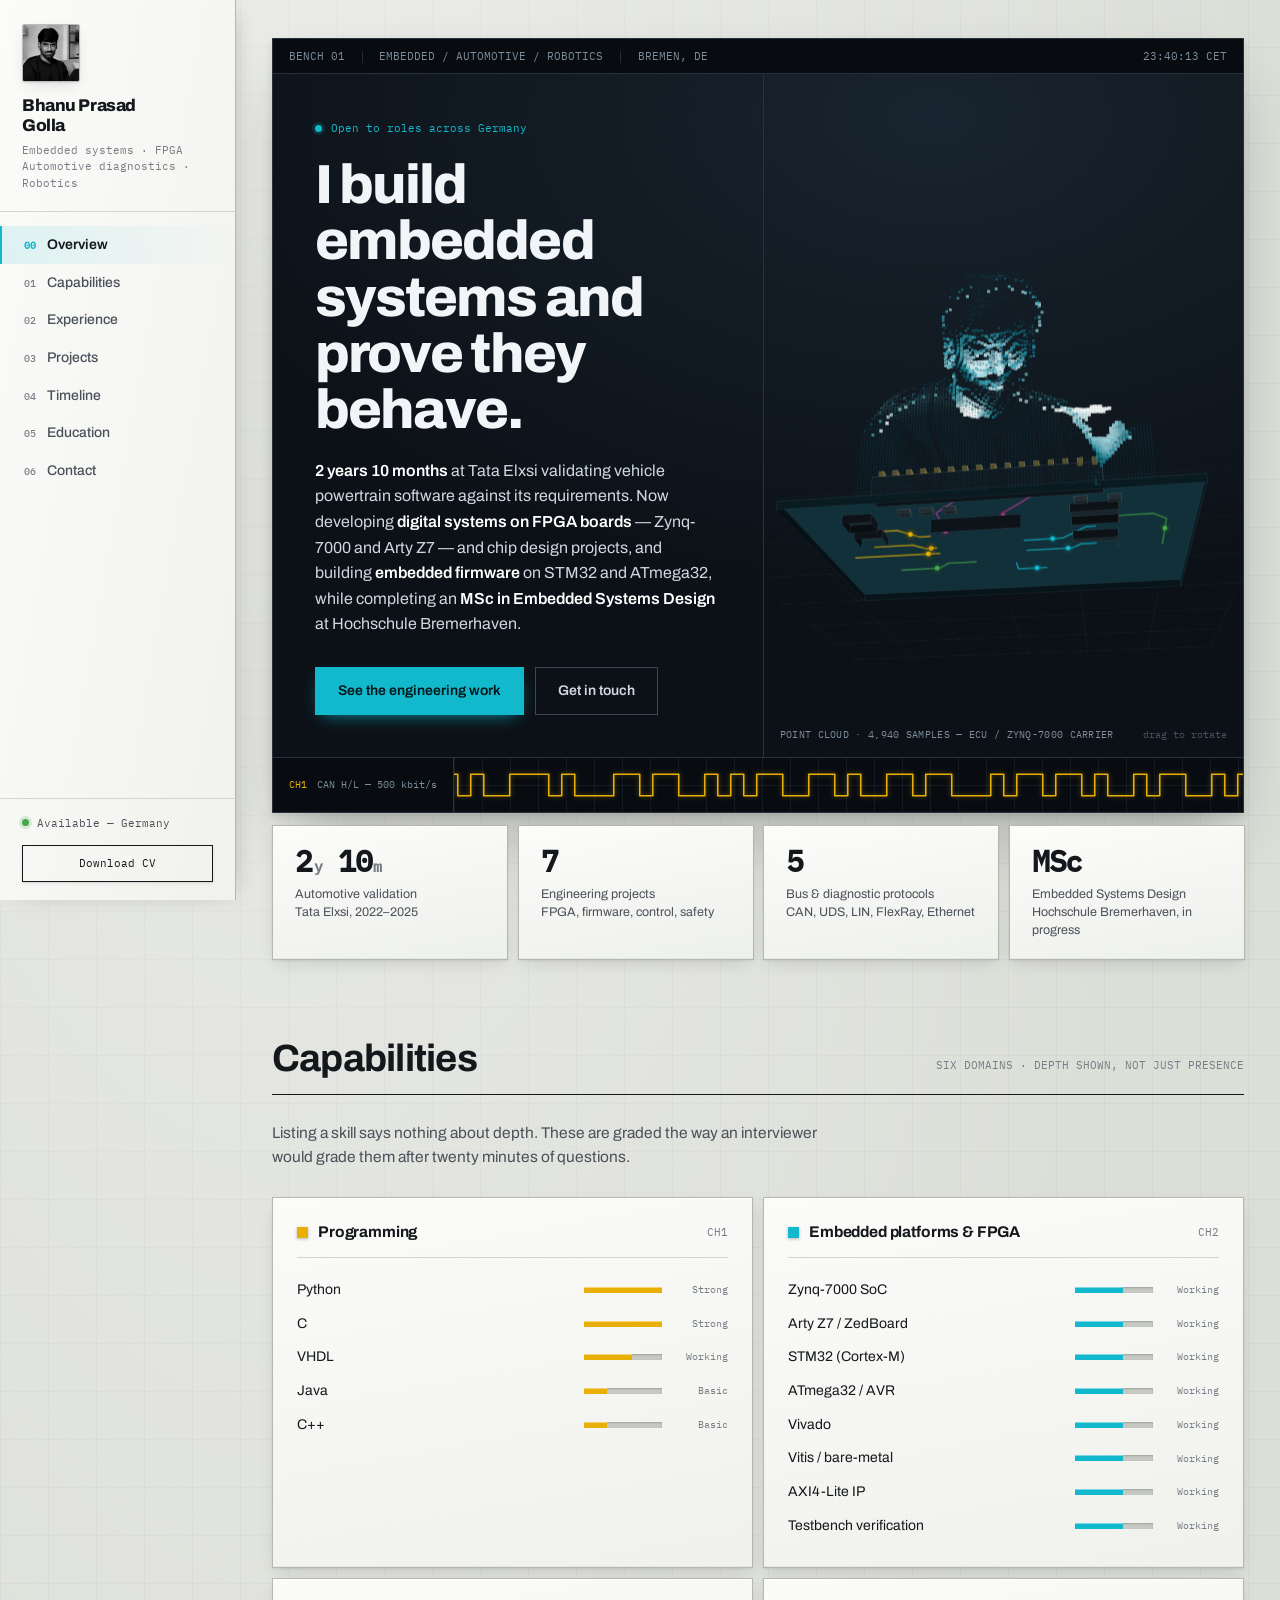
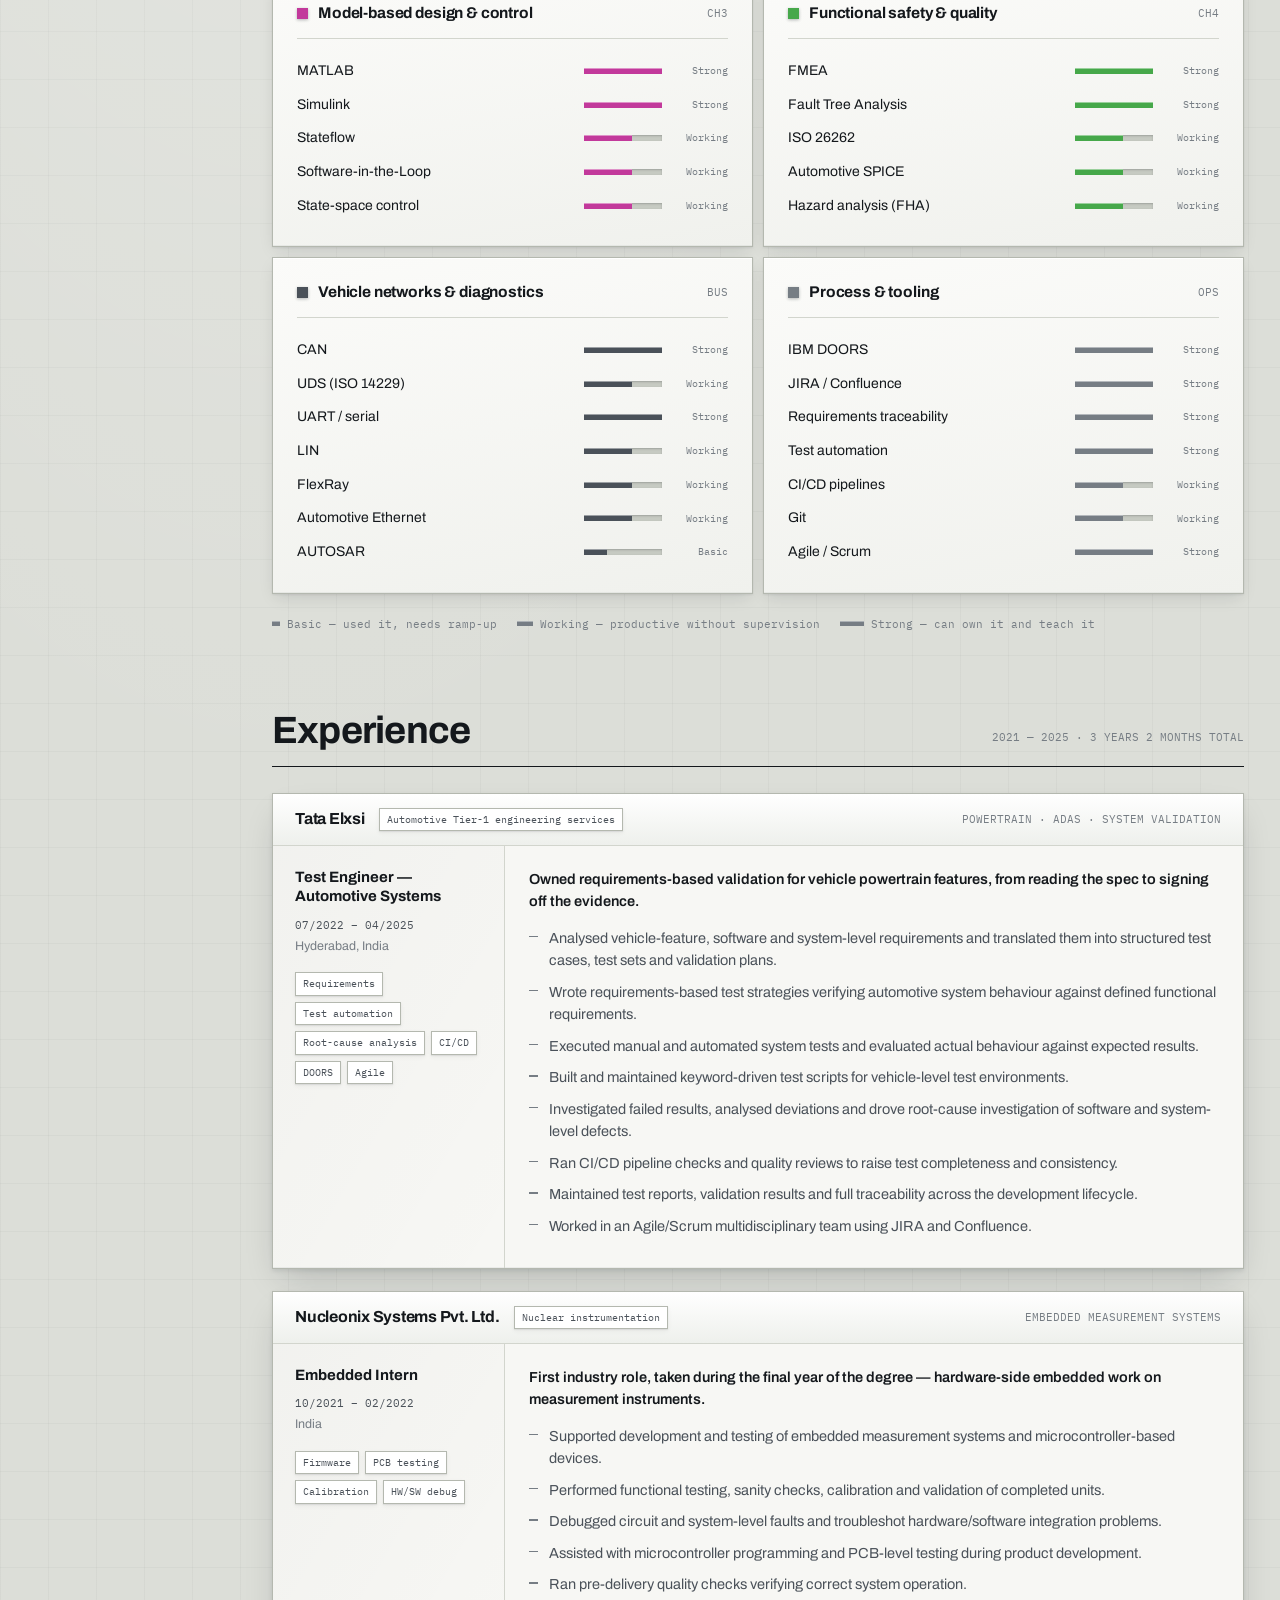
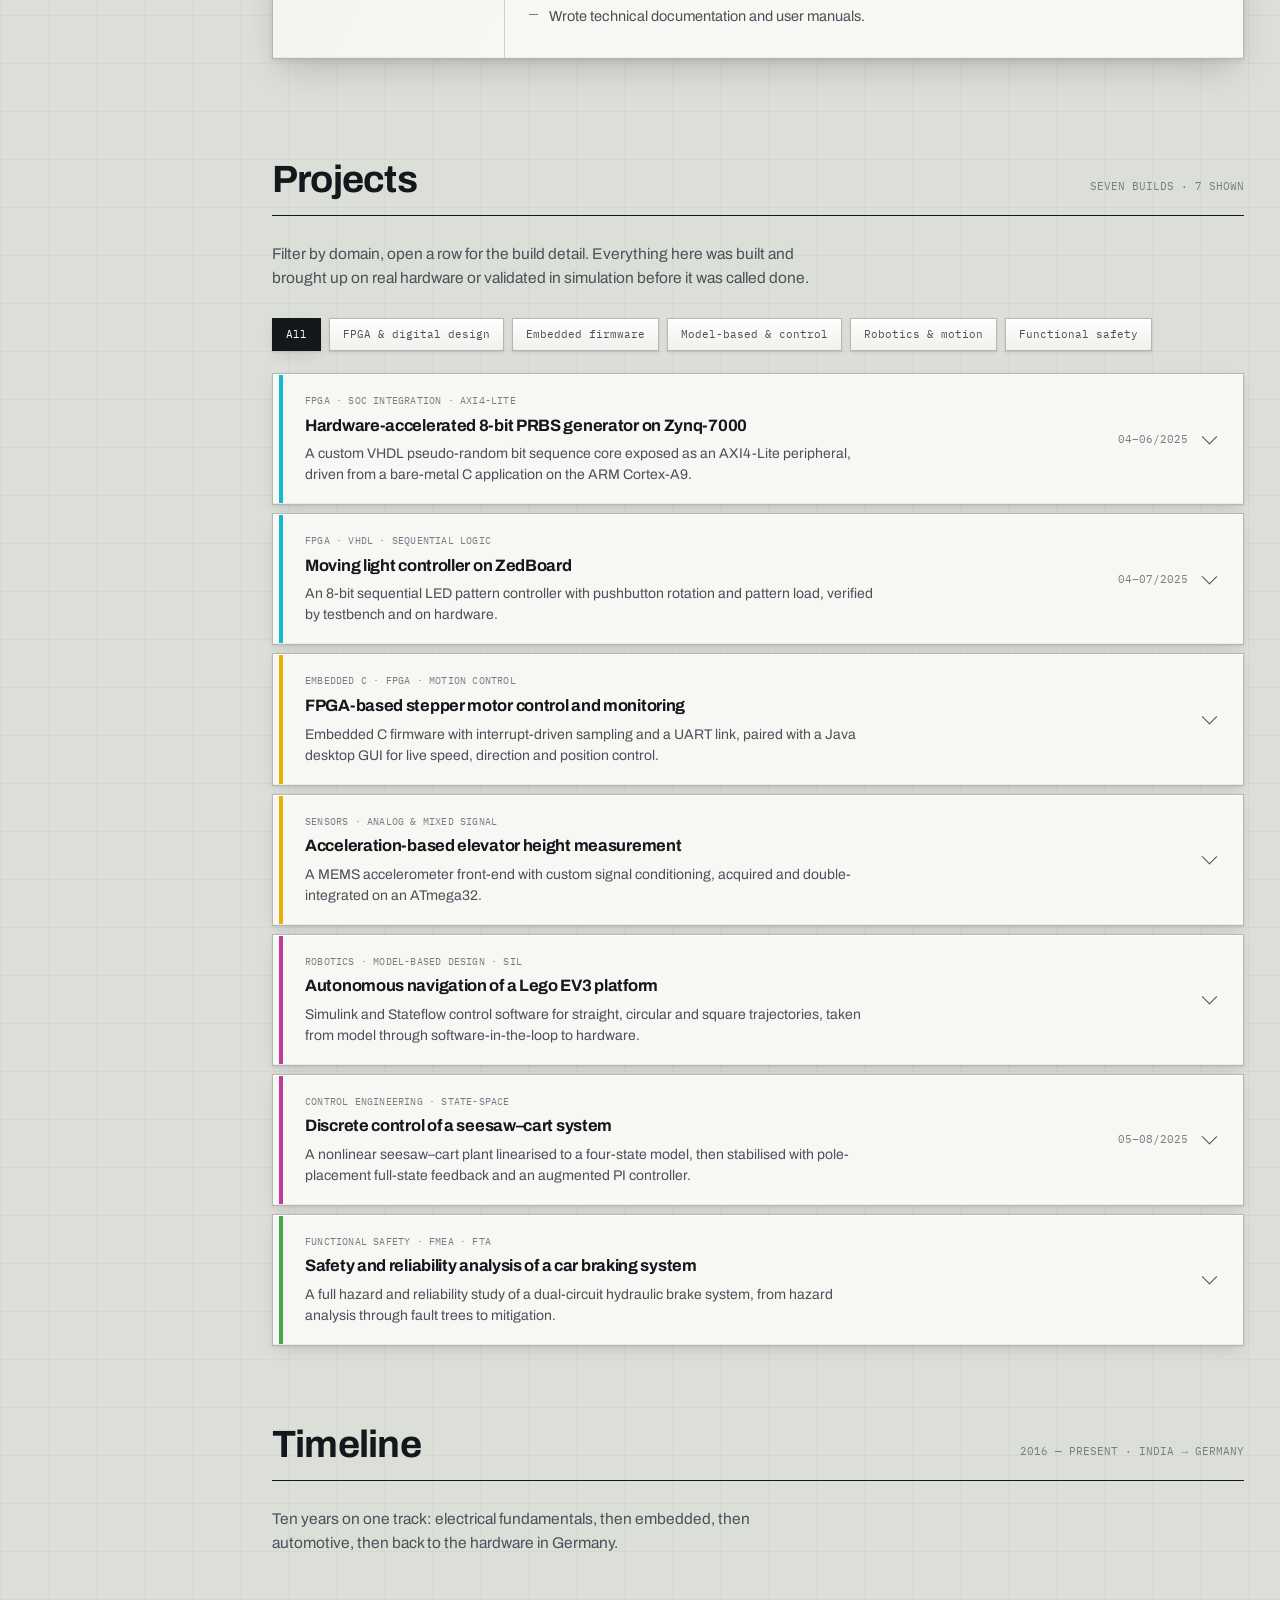
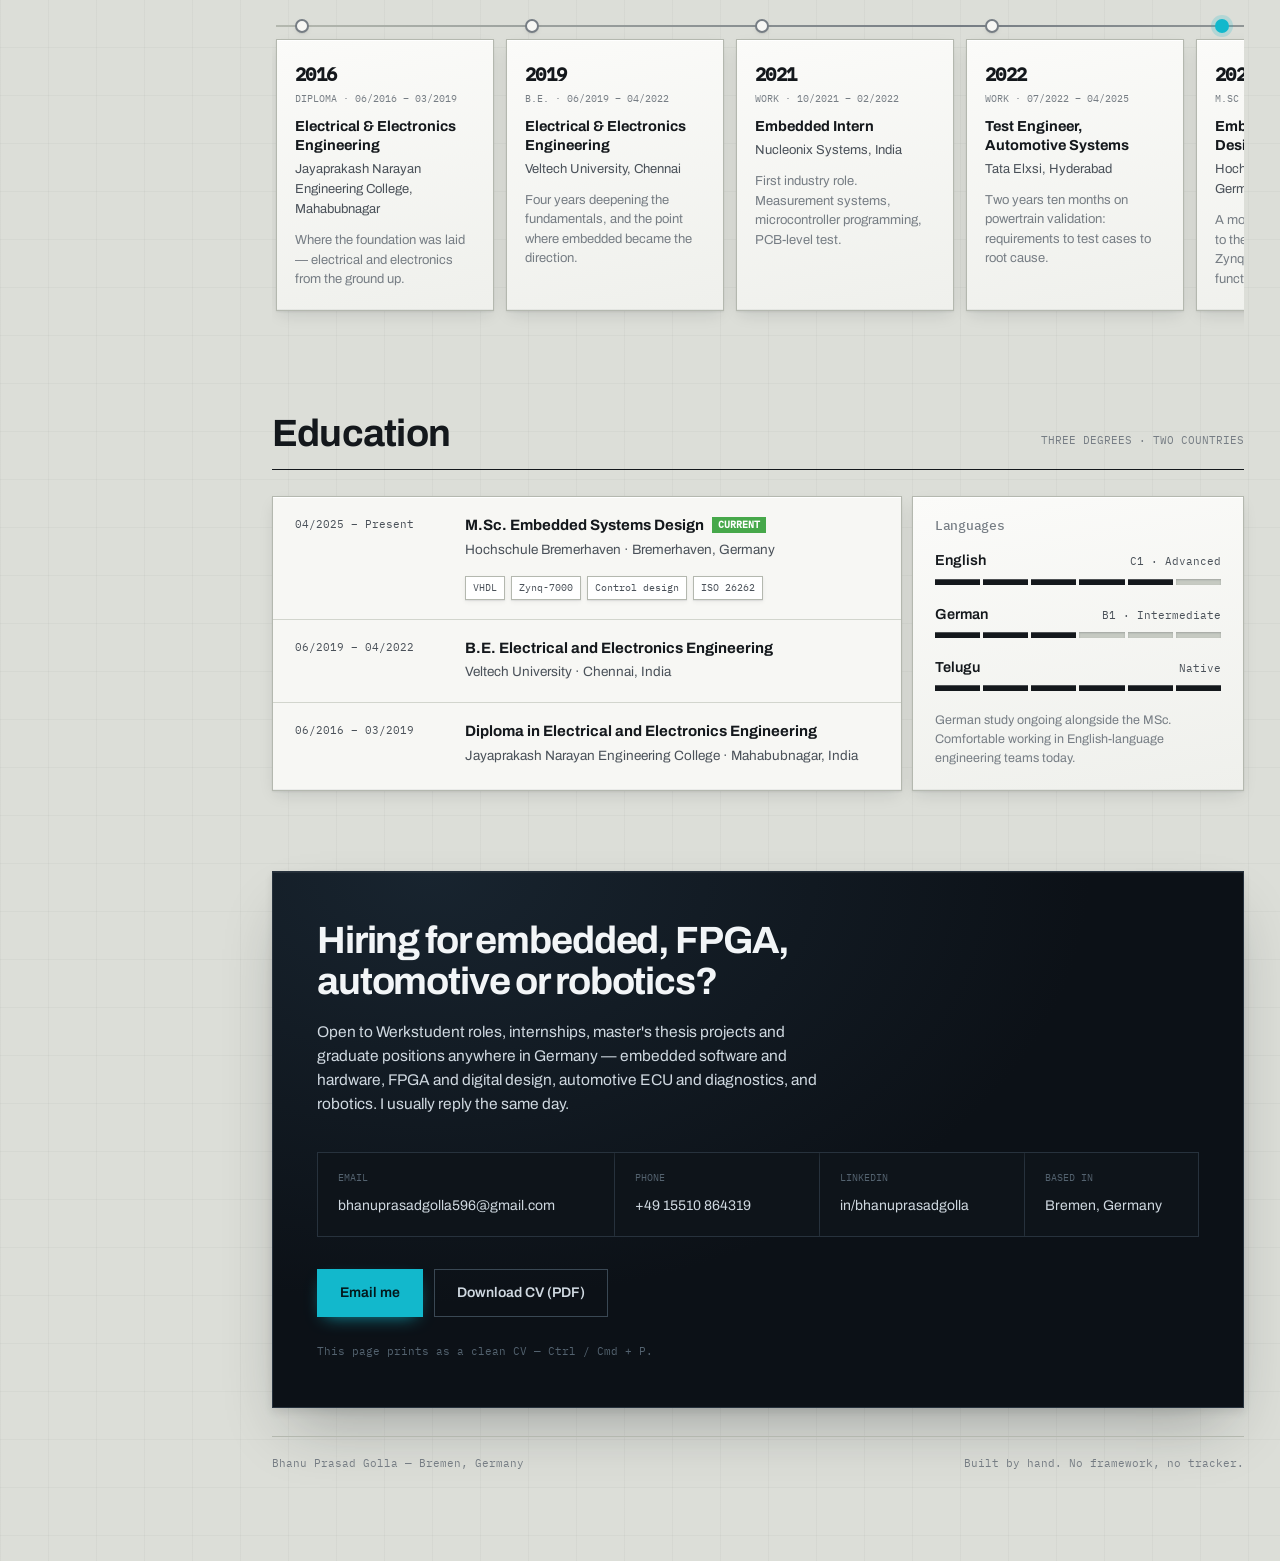
<file: index.html>
<!DOCTYPE html>
<html lang="en">
<head>
<meta charset="utf-8">
<meta name="viewport" content="width=device-width, initial-scale=1">
<title>Bhanu Prasad Golla — Embedded Systems &amp; Automotive Software Engineer</title>
<meta name="description" content="Embedded systems and automotive software engineer. Powertrain validation at Tata Elxsi, CAN and UDS diagnostics, FPGA and digital design on Zynq-7000 and Arty Z7, embedded firmware on STM32 and ATmega32. MSc Embedded Systems Design, Hochschule Bremerhaven.">

<!--
  ============================================================
  NUMBERS TO ADD — only you can supply these. Search "METRIC:"
    METRIC:TESTCASES   test cases authored at Tata Elxsi
    METRIC:ECUS        ECUs / vehicle variants covered
    METRIC:DEFECTS     defects found & root-caused
    METRIC:AUTOMATION  % or hours of manual test effort removed
  ============================================================
-->

<meta name="author" content="Bhanu Prasad Golla">
<meta name="robots" content="index, follow">
<meta name="theme-color" content="#dcded8">

<link rel="canonical" href="https://bhanu-prasad-golla.github.io/">

<!-- Link previews: LinkedIn, Slack, WhatsApp -->
<meta property="og:type" content="profile">
<meta property="og:title" content="Bhanu Prasad Golla — Embedded Systems &amp; Automotive Software Engineer">
<meta property="og:description" content="Embedded systems engineer in Bremen. 2 years 10 months of automotive powertrain validation at Tata Elxsi; now FPGA and digital design on Zynq-7000 and Arty Z7, and embedded firmware on STM32 and ATmega32. Open to roles across Germany.">
<meta property="og:url" content="https://bhanu-prasad-golla.github.io/">
<meta property="og:image" content="https://bhanu-prasad-golla.github.io/assets/og-image.jpg">
<meta property="og:image:width" content="1200">
<meta property="og:image:height" content="627">
<meta property="og:image:type" content="image/jpeg">
<meta property="og:image:alt" content="Bhanu Prasad Golla — Embedded Systems and Automotive Software Engineer">
<meta property="og:locale" content="en_GB">
<meta property="profile:first_name" content="Bhanu Prasad">
<meta property="profile:last_name" content="Golla">
<meta name="twitter:card" content="summary_large_image">
<meta name="twitter:title" content="Bhanu Prasad Golla — Embedded Systems &amp; Automotive Software Engineer">
<meta name="twitter:description" content="Embedded systems engineer in Bremen. Automotive validation, FPGA and digital design, embedded firmware. Open to roles across Germany.">
<meta name="twitter:image" content="https://bhanu-prasad-golla.github.io/assets/og-image.jpg">
<meta name="twitter:image:alt" content="Bhanu Prasad Golla — Embedded Systems and Automotive Software Engineer">

<link rel="icon" href="favicon.svg" type="image/svg+xml">
<link rel="apple-touch-icon" href="apple-touch-icon.png">
<link rel="manifest" href="site.webmanifest">

<!-- Structured data: lets Google, LinkedIn and ATS parsers read the profile
     directly rather than guessing from the page text. -->
<script type="application/ld+json">
{
  "@context": "https://schema.org",
  "@type": "Person",
  "name": "Bhanu Prasad Golla",
  "givenName": "Bhanu Prasad",
  "familyName": "Golla",
  "jobTitle": "Embedded Systems & Automotive Software Engineer",
  "description": "MSc Embedded Systems Design student with 2 years 10 months of automotive software and system testing, requirements-based validation and debugging for vehicle powertrain features; now working on FPGA and digital design and embedded firmware.",
  "email": "mailto:bhanuprasadgolla596@gmail.com",
  "telephone": "+49 15510864319",
  "image": "https://bhanu-prasad-golla.github.io/assets/og-image.jpg",
  "url": "https://bhanu-prasad-golla.github.io/",
  "sameAs": ["https://linkedin.com/in/bhanuprasadgolla"],
  "address": {
    "@type": "PostalAddress",
    "addressLocality": "Bremen",
    "addressCountry": "DE"
  },
  "knowsLanguage": [
    { "@type": "Language", "name": "English", "alternateName": "en" },
    { "@type": "Language", "name": "German", "alternateName": "de" },
    { "@type": "Language", "name": "Telugu", "alternateName": "te" }
  ],
  "knowsAbout": [
    "Embedded Systems", "Embedded Hardware", "Embedded Software", "Embedded Firmware",
    "FPGA", "Digital Design", "VHDL", "Zynq-7000", "Arty Z7", "ZedBoard", "Vivado", "Vitis",
    "AXI4-Lite", "Chip Design", "STM32", "ATmega32", "Bare-metal C",
    "Automotive Software Testing", "Requirements-Based Validation",
    "Vehicle Powertrain Features Validation", "UDS", "ISO 14229", "CAN", "LIN", "FlexRay",
    "Automotive Ethernet", "AUTOSAR", "ISO 26262", "ASPICE", "FMEA", "Fault Tree Analysis",
    "Robotics", "Control Engineering", "MATLAB", "Simulink", "Stateflow",
    "Python", "C", "IBM DOORS", "CI/CD"
  ],
  "alumniOf": [
    {
      "@type": "CollegeOrUniversity",
      "name": "Hochschule Bremerhaven",
      "address": { "@type": "PostalAddress", "addressLocality": "Bremerhaven", "addressCountry": "DE" }
    },
    {
      "@type": "CollegeOrUniversity",
      "name": "Veltech University",
      "address": { "@type": "PostalAddress", "addressLocality": "Chennai", "addressCountry": "IN" }
    },
    {
      "@type": "CollegeOrUniversity",
      "name": "Jayaprakash Narayan Engineering College",
      "address": { "@type": "PostalAddress", "addressLocality": "Mahabubnagar", "addressCountry": "IN" }
    }
  ],
  "hasOccupation": {
    "@type": "Occupation",
    "name": "Test Engineer — Automotive Systems",
    "occupationLocation": { "@type": "City", "name": "Hyderabad" },
    "skills": "Requirements analysis, test case design, manual and automated system testing, root-cause analysis, CI/CD quality checks"
  },
  "seeks": {
    "@type": "Demand",
    "name": "Werkstudent roles, internships, master's thesis projects and graduate positions in embedded hardware, embedded software, FPGA and digital design, automotive systems and robotics, anywhere in Germany",
    "availableAtOrFrom": { "@type": "Country", "name": "Germany" }
  }
}
</script>

<link rel="preload" href="assets/fonts/ibm-plex-mono-400.woff2" as="font" type="font/woff2" crossorigin>
<link rel="preconnect" href="https://fonts.googleapis.com">
<link rel="preconnect" href="https://fonts.gstatic.com" crossorigin>
<link href="https://fonts.googleapis.com/css2?family=Archivo:wght@400;500;600;700;800&display=swap" rel="stylesheet">

<style>
@font-face{ font-family:"IBM Plex Mono"; src:url("assets/fonts/ibm-plex-mono-400.woff2") format("woff2"); font-weight:400; font-style:normal; font-display:swap }
@font-face{ font-family:"IBM Plex Mono"; src:url("assets/fonts/ibm-plex-mono-500.woff2") format("woff2"); font-weight:500; font-style:normal; font-display:swap }
</style>
<style>
/* ============================================================
   TOKENS — lab bench + instrument screen
   ============================================================ */
:root{
  --bench:        #dcdeD8;
  --bench-deep:   #c6cac2;
  --panel:        #f7f7f4;
  --panel-hi:     #ffffff;
  --panel-edge:   #b4b8af;
  --screen:       #0c1117;
  --screen-edge:  #27323d;

  --ink:          #14181c;
  --ink-2:        #4a5159;
  --ink-3:        #767d84;
  --ink-screen:   #cfd8e0;
  --ink-screen-2: #7d8d9b;

  /* oscilloscope channel colours */
  --ch1: #e8b006;
  --ch2: #12b8cc;
  --ch3: #c2399b;
  --ch4: #46a84a;

  --rule-2: #d2d5cd;

  --sans: "Archivo", "Helvetica Neue", Arial, sans-serif;
  --mono: "IBM Plex Mono", ui-monospace, "SFMono-Regular", Menlo, monospace;

  /* elevation — one light source, top-left */
  --e1: 0 1px 1px rgba(16,22,28,.07), 0 2px 5px rgba(16,22,28,.05);
  --e2: 0 1px 2px rgba(16,22,28,.08), 0 6px 16px -4px rgba(16,22,28,.13);
  --e3: 0 2px 4px rgba(16,22,28,.09), 0 16px 34px -10px rgba(16,22,28,.20);
  --e4: 0 4px 8px rgba(16,22,28,.10), 0 30px 60px -18px rgba(16,22,28,.30);
  --bevel: inset 0 1px 0 var(--panel-hi), inset 0 -1px 0 rgba(16,22,28,.05);

  --rail: 236px;
  --maxw: 1140px;
}

*,*::before,*::after{ box-sizing:border-box }
html{ -webkit-text-size-adjust:100%; scroll-behavior:smooth }
body{
  margin:0;
  background:var(--bench);
  color:var(--ink);
  font-family:var(--sans);
  font-size:16px; line-height:1.55;
  -webkit-font-smoothing:antialiased;
  background-image:
    radial-gradient(130% 80% at 22% -10%, rgba(255,255,255,.5), transparent 60%),
    linear-gradient(0deg, rgba(16,22,28,.03) 1px, transparent 1px),
    linear-gradient(90deg, rgba(16,22,28,.03) 1px, transparent 1px);
  background-size:auto, 48px 48px, 48px 48px;
}
@media (prefers-reduced-motion:reduce){ html{ scroll-behavior:auto } }

h1,h2,h3,h4{ margin:0; font-weight:700; letter-spacing:-.02em; line-height:1.08 }
p{ margin:0 }
a{ color:inherit }
ul{ margin:0; padding:0; list-style:none }
button{ font:inherit; color:inherit; background:none; border:0; cursor:pointer }
:focus-visible{ outline:2px solid var(--ch2); outline-offset:3px }

.skip{ position:absolute; left:-9999px; top:0; z-index:200; background:var(--ink); color:#fff; padding:12px 18px }
.skip:focus{ left:8px; top:8px }
.mono{ font-family:var(--mono); font-variant-numeric:tabular-nums }

/* depth helpers */
.scene{ perspective:1400px; perspective-origin:50% 40% }
.lift{ transform-style:preserve-3d; will-change:transform; transition:box-shadow .25s ease }

/* ============================================================
   RAIL
   ============================================================ */
.rail{
  position:fixed; inset:0 auto 0 0; width:var(--rail); z-index:60;
  background:linear-gradient(100deg,#fbfbf9,#f1f2ee);
  border-right:1px solid var(--panel-edge);
  box-shadow:6px 0 24px -14px rgba(16,22,28,.4);
  display:flex; flex-direction:column; padding:24px 0 18px;
}
.rail__id{ padding:0 22px 20px; border-bottom:1px solid var(--rule-2) }
.rail__face{
  width:58px; height:58px; margin-bottom:14px; border-radius:2px;
  object-fit:cover; display:block; filter:grayscale(1) contrast(1.08);
  border:1px solid var(--panel-edge); box-shadow:var(--e2);
}
.rail__name{ font-size:17px; font-weight:800; letter-spacing:-.025em; line-height:1.15 }
.rail__role{ font-family:var(--mono); font-size:10.5px; color:var(--ink-3); margin-top:7px; line-height:1.55 }
.rail__nav{ padding:14px 0; flex:1 }
.rail__link{
  display:flex; align-items:baseline; gap:11px; padding:8px 22px; width:100%;
  color:var(--ink-2); text-decoration:none; font-size:14px; font-weight:500;
  border-left:2px solid transparent;
  transition:color .15s, border-color .15s, background .15s, transform .18s;
}
.rail__link .n{ font-family:var(--mono); font-size:10px; color:var(--ink-3) }
.rail__link:hover{ color:var(--ink); background:rgba(16,22,28,.03); transform:translateX(2px) }
.rail__link[aria-current="true"]{
  color:var(--ink); font-weight:600; border-left-color:var(--ch2);
  background:linear-gradient(90deg, rgba(18,184,204,.12), rgba(18,184,204,0));
}
.rail__link[aria-current="true"] .n{ color:var(--ch2) }
.rail__foot{ padding:16px 22px 0; border-top:1px solid var(--rule-2) }
.rail__status{ display:flex; align-items:center; gap:8px; font-family:var(--mono); font-size:10.5px; color:var(--ink-2) }
.led{ width:7px; height:7px; border-radius:50%; background:var(--ch4); box-shadow:0 0 0 3px rgba(70,168,74,.18); flex:none }
@keyframes blink{ 0%,100%{opacity:1} 50%{opacity:.4} }
.led--live{ animation:blink 2.6s ease-in-out infinite }
.rail__cv{
  display:block; margin-top:14px; text-align:center;
  font-family:var(--mono); font-size:11px; padding:9px;
  border:1px solid var(--ink); color:var(--ink); text-decoration:none;
  box-shadow:var(--e1); transition:background .15s, color .15s, transform .15s, box-shadow .15s;
}
.rail__cv:hover{ background:var(--ink); color:var(--panel); transform:translateY(-1px); box-shadow:var(--e2) }
.topbar{ display:none }

/* ============================================================
   SHELL
   ============================================================ */
.shell{ margin-left:var(--rail); padding:0 36px 90px }
.wrap{ max-width:var(--maxw); margin:0 auto }
.module{ padding:78px 0 0 }
.module__head{
  display:flex; align-items:flex-end; justify-content:space-between;
  gap:28px; padding-bottom:15px; margin-bottom:26px; border-bottom:1.5px solid var(--ink);
}
.module__title{ font-size:clamp(26px,3.3vw,38px) }
.module__meta{ font-family:var(--mono); font-size:11px; color:var(--ink-3); text-align:right; flex:none; padding-bottom:5px }
.module__note{ max-width:62ch; color:var(--ink-2); font-size:15.5px; margin-bottom:28px }

/* ============================================================
   HERO
   ============================================================ */
.hero{ padding:38px 0 0 }
.hero__screen{
  position:relative; background:var(--screen);
  background-image:radial-gradient(130% 100% at 68% 10%, #18242f 0%, #0c1117 62%);
  border:1px solid var(--screen-edge);
  box-shadow:var(--e4), inset 0 1px 0 rgba(255,255,255,.07);
  overflow:hidden;
}
.hero__bezel{
  display:flex; align-items:center; gap:14px; padding:9px 16px;
  border-bottom:1px solid var(--screen-edge); background:#080c11;
  font-family:var(--mono); font-size:10.5px; color:var(--ink-screen-2);
}
.hero__bezel .sep{ color:#2d3a46 }
.hero__body{ display:grid; grid-template-columns:minmax(0,1.02fr) minmax(0,1fr); min-height:500px }
.hero__copy{ padding:46px 42px 42px; display:flex; flex-direction:column; justify-content:center }
.hero__kicker{ font-family:var(--mono); font-size:11px; color:var(--ch2); display:flex; align-items:center; gap:9px; margin-bottom:20px }
.hero__kicker .led{ background:var(--ch2); box-shadow:0 0 0 3px rgba(18,184,204,.16) }
h1.hero__h{ font-size:clamp(34px,4.5vw,55px); color:#f2f5f7; letter-spacing:-.035em; line-height:1.02; font-weight:800 }
.hero__sub{ margin-top:20px; max-width:46ch; color:var(--ink-screen); font-size:16px; line-height:1.6 }
.hero__sub b{ color:#fff; font-weight:600 }
.hero__cta{ display:flex; flex-wrap:wrap; gap:11px; margin-top:30px }
.btn{
  display:inline-block; padding:12px 22px; font-size:14px; font-weight:600;
  text-decoration:none; border:1px solid transparent;
  transition:background .15s, color .15s, border-color .15s, transform .15s, box-shadow .15s;
}
.btn--solid{ background:var(--ch2); color:#04171b; box-shadow:0 6px 18px -8px rgba(18,184,204,.9) }
.btn--solid:hover{ background:#3ad3e4; transform:translateY(-2px); box-shadow:0 12px 26px -10px rgba(18,184,204,.95) }
.btn--ghost{ border-color:#3a4854; color:var(--ink-screen) }
.btn--ghost:hover{ border-color:var(--ink-screen); color:#fff; transform:translateY(-2px) }

.hero__viz{ position:relative; border-left:1px solid var(--screen-edge); min-height:500px }
#scene{ display:block; width:100%; height:100%; position:absolute; inset:0; touch-action:pan-y }
.viz__fallback{
  position:absolute; inset:0; margin:auto; width:180px; height:180px;
  object-fit:cover; filter:grayscale(1) contrast(1.1); display:none;
  border:1px solid var(--screen-edge);
}
.viz__tag{ position:absolute; left:16px; bottom:14px; z-index:2; font-family:var(--mono); font-size:10px; color:var(--ink-screen-2); letter-spacing:.03em; pointer-events:none }
.viz__hint{ position:absolute; right:16px; bottom:14px; z-index:2; font-family:var(--mono); font-size:10px; color:#44525e; pointer-events:none }

.scope{ display:flex; align-items:stretch; border-top:1px solid var(--screen-edge); background:#080c11 }
#scope{ display:block; width:100%; height:54px }
.scope__l{ flex:none; padding:0 16px; display:flex; align-items:center; gap:10px; border-right:1px solid var(--screen-edge); font-family:var(--mono); font-size:10px; color:var(--ink-screen-2) }
.scope__c{ flex:1; min-width:0 }

/* metric rack */
.rack{ display:grid; grid-template-columns:repeat(4,1fr); gap:10px; margin-top:12px }
.tile{
  padding:20px 22px; background:linear-gradient(170deg,#fcfcfa,#eef0ec);
  border:1px solid var(--panel-edge); box-shadow:var(--e2), var(--bevel);
}
.tile__v{ font-family:var(--mono); font-size:30px; font-weight:600; letter-spacing:-.045em; line-height:1 }
.tile__u{ font-size:15px; font-weight:600; color:var(--ink-3); margin-left:2px }
.tile__l{ font-size:12.5px; color:var(--ink-2); margin-top:9px; line-height:1.45 }

/* ============================================================
   CAPABILITIES
   ============================================================ */
.caps{ display:grid; grid-template-columns:repeat(2,minmax(0,1fr)); gap:10px }
.cap{
  background:linear-gradient(170deg,#fbfbf9,#f0f1ed);
  border:1px solid var(--panel-edge); box-shadow:var(--e2), var(--bevel);
  padding:22px 24px 24px;
}
.cap__h{ display:flex; align-items:center; gap:10px; padding-bottom:13px; margin-bottom:15px; border-bottom:1px solid var(--rule-2) }
.cap__sw{ width:11px; height:11px; flex:none; box-shadow:0 1px 3px rgba(16,22,28,.3) }
.cap__t{ font-size:15.5px; font-weight:700; letter-spacing:-.01em }
.cap__n{ margin-left:auto; font-family:var(--mono); font-size:10.5px; color:var(--ink-3) }
.sk{ display:grid; grid-template-columns:1fr 78px 54px; align-items:center; gap:12px; padding:6px 0 }
.sk__n{ font-size:14px }
.sk__bar{ height:6px; background:var(--bench-deep); position:relative; box-shadow:inset 0 1px 2px rgba(16,22,28,.22) }
.sk__fill{ position:absolute; inset:0 auto 0 0; width:0; transition:width .9s cubic-bezier(.2,.7,.3,1); box-shadow:inset 0 1px 0 rgba(255,255,255,.45) }
.sk__lv{ font-family:var(--mono); font-size:10px; color:var(--ink-3); text-align:right }
.legend{ margin-top:22px; display:flex; flex-wrap:wrap; gap:20px; font-family:var(--mono); font-size:10.5px; color:var(--ink-3) }
.legend span{ display:flex; align-items:center; gap:7px }
.legend i{ height:5px; background:var(--ink-3); display:block; box-shadow:inset 0 1px 0 rgba(255,255,255,.4) }

/* ============================================================
   EXPERIENCE
   ============================================================ */
.job{ background:var(--panel); border:1px solid var(--panel-edge); box-shadow:var(--e3), var(--bevel); margin-bottom:22px }
.job__bar{ display:flex; align-items:center; gap:14px; flex-wrap:wrap; padding:13px 22px; border-bottom:1px solid var(--rule-2); background:linear-gradient(180deg,#fff,#eef0ec) }
.job__co{ font-size:16px; font-weight:700; letter-spacing:-.015em }
.job__spec{ font-family:var(--mono); font-size:10.5px; color:var(--ink-3); margin-left:auto; text-align:right }
.job__grid{ display:grid; grid-template-columns:232px minmax(0,1fr) }
.job__side{ padding:22px; border-right:1px solid var(--rule-2); background:linear-gradient(120deg,rgba(16,22,28,.025),transparent) }
.job__title{ font-size:15px; font-weight:700; line-height:1.3 }
.job__when{ font-family:var(--mono); font-size:11px; color:var(--ink-2); margin-top:10px }
.job__where{ font-size:12.5px; color:var(--ink-3); margin-top:3px }
.job__tags{ display:flex; flex-wrap:wrap; gap:6px; margin-top:16px }
.tag{ font-family:var(--mono); font-size:10px; padding:3px 7px; border:1px solid var(--panel-edge); color:var(--ink-2); background:#fff; box-shadow:var(--e1) }
.job__main{ padding:22px 24px }
.job__scope{ font-size:14.5px; font-weight:600; margin-bottom:14px }
.job__list li{ position:relative; padding-left:20px; margin-bottom:9px; font-size:14.5px; color:var(--ink-2); line-height:1.55 }
.job__list li::before{ content:""; position:absolute; left:0; top:9px; width:9px; height:1.5px; background:var(--ink-3) }

/* ============================================================
   PROJECTS
   ============================================================ */
.filters{ display:flex; flex-wrap:wrap; gap:8px; margin-bottom:22px }
.filt{
  font-family:var(--mono); font-size:11px; padding:7px 13px;
  border:1px solid var(--panel-edge); background:linear-gradient(180deg,#fff,#f0f1ed); color:var(--ink-2);
  box-shadow:var(--e1); transition:background .15s, color .15s, border-color .15s, transform .15s, box-shadow .15s;
}
.filt:hover{ border-color:var(--ink-2); color:var(--ink); transform:translateY(-1px); box-shadow:var(--e2) }
.filt[aria-pressed="true"]{ background:var(--ink); border-color:var(--ink); color:#fff; box-shadow:var(--e2) }
.projs{ display:flex; flex-direction:column; gap:8px }
.proj{
  background:var(--panel); border:1px solid var(--panel-edge);
  box-shadow:var(--e2), var(--bevel);
  transition:box-shadow .22s ease, transform .22s ease;
}
.proj[hidden]{ display:none }
.proj:hover{ box-shadow:var(--e3), var(--bevel); transform:translateY(-2px) }
.proj__btn{ display:grid; grid-template-columns:4px 1fr auto; width:100%; text-align:left; align-items:stretch }
.proj__sw{ background:var(--ink-3) }
.proj__mid{ padding:18px 22px; min-width:0 }
.proj__dom{ display:block; font-family:var(--mono); font-size:10px; color:var(--ink-3); margin-bottom:7px; letter-spacing:.02em }
.proj__t{ display:block; font-size:16.5px; font-weight:700; letter-spacing:-.018em; line-height:1.25 }
.proj__d{ display:block; font-size:14px; color:var(--ink-2); margin-top:7px; max-width:72ch; line-height:1.5 }
.proj__right{ display:flex; align-items:center; padding:0 22px; flex:none; gap:16px }
.proj__yr{ font-family:var(--mono); font-size:11px; color:var(--ink-3) }
.chev{ width:11px; height:11px; border-right:1.6px solid var(--ink-2); border-bottom:1.6px solid var(--ink-2); transform:rotate(45deg) translate(-2px,-2px); transition:transform .22s }
.proj__btn[aria-expanded="true"] .chev{ transform:rotate(225deg) translate(-2px,-2px) }
.proj__panel{ display:none; padding:4px 22px 24px 26px; background:#fff; border-top:1px solid var(--rule-2); box-shadow:inset 0 6px 12px -10px rgba(16,22,28,.4) }
.proj__panel.open{ display:block }
.proj__cols{ display:grid; grid-template-columns:minmax(0,1.6fr) minmax(0,1fr); gap:30px; padding-top:18px }
.proj__cols h4{ font-size:11px; font-family:var(--mono); color:var(--ink-3); font-weight:500; margin-bottom:10px }
.proj__cols li{ position:relative; padding-left:18px; margin-bottom:8px; font-size:14px; color:var(--ink-2); line-height:1.55 }
.proj__cols li::before{ content:""; position:absolute; left:0; top:9px; width:8px; height:1.5px; background:var(--ink-3) }
.stackrow{ display:flex; flex-wrap:wrap; gap:6px }

/* ============================================================
   TIMELINE
   ============================================================ */
.track{ overflow-x:auto; padding:8px 4px 24px; scrollbar-width:thin }
.track__inner{ display:flex; min-width:min-content; padding-top:34px; position:relative; gap:12px }
.track__line{ position:absolute; left:0; right:0; top:34px; height:2px; background:linear-gradient(90deg,var(--panel-edge),var(--ink-3),var(--panel-edge)) }
.stop{
  flex:none; width:218px; padding:20px 18px 20px;
  background:linear-gradient(170deg,#fbfbf9,#eff0ec);
  border:1px solid var(--panel-edge); box-shadow:var(--e2), var(--bevel);
  position:relative; margin-top:14px;
}
.stop__dot{ position:absolute; top:-21px; left:18px; width:14px; height:14px; border-radius:50%; background:var(--panel); border:2.5px solid var(--ink-3); box-shadow:var(--e1) }
.stop--now .stop__dot{ border-color:var(--ch2); background:var(--ch2); box-shadow:0 0 0 4px rgba(18,184,204,.2) }
.stop__yr{ font-family:var(--mono); font-size:19px; font-weight:600; letter-spacing:-.03em }
.stop__kind{ font-family:var(--mono); font-size:9.5px; color:var(--ink-3); margin-top:3px }
.stop__t{ font-size:14.5px; font-weight:700; margin-top:10px; line-height:1.3 }
.stop__o{ font-size:13px; color:var(--ink-2); margin-top:4px }
.stop__p{ font-size:13px; color:var(--ink-3); margin-top:12px; line-height:1.5 }

/* ============================================================
   EDUCATION
   ============================================================ */
.edu{ display:grid; grid-template-columns:minmax(0,1.9fr) minmax(0,1fr); gap:10px }
.edulist{ border:1px solid var(--panel-edge); background:var(--panel); box-shadow:var(--e2), var(--bevel) }
.edurow{ display:grid; grid-template-columns:150px 1fr; gap:20px; padding:19px 22px; border-bottom:1px solid var(--rule-2) }
.edurow:last-child{ border-bottom:0 }
.edurow__d{ font-family:var(--mono); font-size:11px; color:var(--ink-2) }
.edurow__t{ font-size:15px; font-weight:700; line-height:1.3 }
.edurow__s{ font-size:13.5px; color:var(--ink-2); margin-top:4px }
.badge{ display:inline-block; font-family:var(--mono); font-size:9.5px; background:var(--ch4); color:#fff; padding:2px 6px; margin-left:8px; vertical-align:2px }
.langs{ border:1px solid var(--panel-edge); background:linear-gradient(170deg,#fbfbf9,#eff0ec); box-shadow:var(--e2), var(--bevel); padding:22px }
.langs h3{ font-size:13px; font-family:var(--mono); font-weight:500; color:var(--ink-3); margin-bottom:16px }
.lang{ margin-bottom:18px }
.lang__r{ display:flex; justify-content:space-between; align-items:baseline; margin-bottom:7px }
.lang__n{ font-size:14.5px; font-weight:600 }
.lang__l{ font-family:var(--mono); font-size:11px; color:var(--ink-2) }
.cefr{ display:flex; gap:3px }
.cefr i{ flex:1; height:6px; background:var(--bench-deep); box-shadow:inset 0 1px 2px rgba(16,22,28,.2) }
.cefr i.on{ background:var(--ink); box-shadow:inset 0 1px 0 rgba(255,255,255,.25) }

/* ============================================================
   CONTACT
   ============================================================ */
.contact{
  margin-top:80px; background:var(--screen);
  background-image:radial-gradient(110% 130% at 16% 0%, #18242f 0%, #0c1117 62%);
  border:1px solid var(--screen-edge); padding:48px 44px;
  box-shadow:var(--e4), inset 0 1px 0 rgba(255,255,255,.06);
}
.contact h2{ font-size:clamp(26px,3.4vw,38px); color:#f2f5f7; max-width:22ch; letter-spacing:-.03em }
.contact p{ color:var(--ink-screen); margin-top:18px; max-width:58ch; font-size:15.5px }
.cgrid{ display:grid; grid-template-columns:1.45fr 1fr 1fr .85fr; gap:1px; background:var(--screen-edge); border:1px solid var(--screen-edge); margin-top:36px; box-shadow:inset 0 2px 10px rgba(0,0,0,.4) }
.cell{ background:#0e141a; padding:18px 20px }
.cell__l{ font-family:var(--mono); font-size:9.5px; color:#53626f; margin-bottom:8px }
.cell a,.cell span{ color:var(--ink-screen); text-decoration:none; font-size:14px; word-break:break-word }
.cell a:hover{ color:var(--ch2) }
.contact__cta{ display:flex; flex-wrap:wrap; gap:11px; margin-top:32px }
.contact__fine{ font-family:var(--mono); font-size:10.5px; color:#53626f; margin-top:26px }

footer{ margin-top:28px; padding-top:18px; border-top:1px solid var(--panel-edge); display:flex; justify-content:space-between; flex-wrap:wrap; gap:12px; font-family:var(--mono); font-size:10.5px; color:var(--ink-3) }

/* ============================================================
   RESPONSIVE
   ============================================================ */
@media (max-width:1040px){
  .hero__body{ grid-template-columns:1fr }
  .hero__viz{ border-left:0; border-top:1px solid var(--screen-edge); min-height:400px }
  .proj__cols{ grid-template-columns:1fr; gap:22px }
  .edu{ grid-template-columns:1fr }
}
@media (max-width:860px){
  :root{ --rail:0px }
  .rail{ display:none }
  .topbar{ display:flex; align-items:center; gap:11px; position:sticky; top:0; z-index:70; background:var(--panel); border-bottom:1px solid var(--panel-edge); padding:9px 18px; box-shadow:var(--e2) }
  .topbar img{ width:30px; height:30px; object-fit:cover; filter:grayscale(1); border:1px solid var(--panel-edge) }
  .topbar__n{ font-size:15px; font-weight:800; letter-spacing:-.02em }
  .topbar__r{ margin-left:auto; display:flex; align-items:center; gap:9px; font-family:var(--mono); font-size:10px; color:var(--ink-2) }
  .shell{ margin-left:0; padding:0 16px 70px }
  .module{ padding-top:56px }
  .rack{ grid-template-columns:repeat(2,1fr) }
  .caps{ grid-template-columns:1fr }
  .job__grid{ grid-template-columns:1fr }
  .job__side{ border-right:0; border-bottom:1px solid var(--rule-2) }
  .cgrid{ grid-template-columns:repeat(2,1fr) }
  .hero__copy{ padding:34px 22px 30px }
  .contact{ padding:34px 22px }
  .module__head{ flex-direction:column; align-items:flex-start; gap:8px }
  .module__meta{ text-align:left }
  .proj__right{ padding:0 16px }
  .edurow{ grid-template-columns:1fr; gap:8px }
  .hero__bezel .sep,.hero__bezel span:nth-child(3),.hero__bezel span:nth-child(5){ display:none }
  .hero__bezel{ justify-content:space-between }
  .hero__viz{ min-height:330px }
}
@media (max-width:520px){
  .rack{ grid-template-columns:1fr }
  .cgrid{ grid-template-columns:1fr }
  .sk{ grid-template-columns:1fr 56px 44px }
}
@media (prefers-reduced-motion:reduce){
  *{ animation-duration:.001ms !important; transition-duration:.001ms !important }
}

/* ============================================================
   PRINT
   ============================================================ */
@media print{
  :root{ --rail:0px }
  body{ background:#fff; font-size:10.5pt; background-image:none }
  .rail,.topbar,.hero__viz,.scope,.filters,.hero__cta,.contact__cta,.viz__hint{ display:none !important }
  .shell{ margin:0; padding:0 }
  .hero__screen,.contact{ background:#fff !important; border:1px solid #999; box-shadow:none }
  h1.hero__h,.contact h2{ color:#000 }
  .hero__sub,.contact p,.cell a,.cell span{ color:#222 }
  .hero__kicker{ color:#555 }
  .module{ padding-top:22px; break-inside:avoid }
  .job,.proj,.edurow,.stop,.tile,.cap{ break-inside:avoid; box-shadow:none }
  .proj__panel{ display:block !important }
  .cell{ background:#fff }
  a{ text-decoration:none }
}
</style>
</head>
<body>

<a class="skip" href="#main">Skip to content</a>

<aside class="rail">
  <div class="rail__id">
    <img class="rail__face" src="[data-uri]" alt="Bhanu Prasad Golla">
    <div class="rail__name">Bhanu Prasad<br>Golla</div>
    <div class="rail__role">Embedded systems · FPGA<br>Automotive diagnostics · Robotics</div>
  </div>
  <nav class="rail__nav" aria-label="Sections">
    <ul>
      <li><a class="rail__link" href="#overview"><span class="n">00</span>Overview</a></li>
      <li><a class="rail__link" href="#capabilities"><span class="n">01</span>Capabilities</a></li>
      <li><a class="rail__link" href="#experience"><span class="n">02</span>Experience</a></li>
      <li><a class="rail__link" href="#projects"><span class="n">03</span>Projects</a></li>
      <li><a class="rail__link" href="#timeline"><span class="n">04</span>Timeline</a></li>
      <li><a class="rail__link" href="#education"><span class="n">05</span>Education</a></li>
      <li><a class="rail__link" href="#contact"><span class="n">06</span>Contact</a></li>
    </ul>
  </nav>
  <div class="rail__foot">
    <div class="rail__status"><span class="led led--live"></span>Available — Germany</div>
    <a class="rail__cv" href="Bhanu_Prasad_Golla_CV.pdf">Download CV</a>
  </div>
</aside>

<div class="topbar">
  <img src="[data-uri]" alt="">
  <span class="topbar__n">Bhanu Prasad Golla</span>
  <span class="topbar__r"><span class="led led--live"></span>Available</span>
</div>

<main class="shell" id="main">
<div class="wrap">

  <!-- ============ HERO ============ -->
  <section class="hero" id="overview">
    <div class="hero__screen">
      <div class="hero__bezel">
        <span>BENCH&nbsp;01</span><span class="sep">│</span>
        <span>EMBEDDED / AUTOMOTIVE / ROBOTICS</span><span class="sep">│</span>
        <span>BREMEN, DE</span>
        <span style="margin-left:auto" id="clock">--:--:-- CET</span>
      </div>

      <div class="hero__body">
        <div class="hero__copy">
          <div class="hero__kicker"><span class="led"></span>Open to roles across Germany</div>
          <h1 class="hero__h">I build embedded systems and prove they behave.</h1>
          <p class="hero__sub">
            <b>2 years 10 months</b> at Tata Elxsi validating vehicle powertrain software against its
            requirements. Now developing <b>digital systems on FPGA boards</b> — Zynq-7000 and Arty Z7 —
            and chip design projects, and building <b>embedded firmware</b> on STM32 and ATmega32, while
            completing an <b>MSc in Embedded Systems Design</b> at Hochschule Bremerhaven.
          </p>
          <div class="hero__cta">
            <a class="btn btn--solid" href="#projects">See the engineering work</a>
            <a class="btn btn--ghost" href="#contact">Get in touch</a>
          </div>
        </div>

        <div class="hero__viz">
          <canvas id="scene"></canvas>
          <img class="viz__fallback" id="vizfb" src="[data-uri]" alt="Bhanu Prasad Golla">
          <span class="viz__tag">POINT CLOUD · ECU / ZYNQ-7000 CARRIER</span>
          <span class="viz__hint">drag to rotate</span>
        </div>
      </div>

      <div class="scope">
        <div class="scope__l"><span style="color:var(--ch1)">CH1</span> CAN&nbsp;H/L — 500&nbsp;kbit/s</div>
        <div class="scope__c"><canvas id="scope" aria-hidden="true"></canvas></div>
      </div>
    </div>

    <div class="rack scene">
      <div class="tile lift">
        <div class="tile__v">2<span class="tile__u">y</span> 10<span class="tile__u">m</span></div>
        <div class="tile__l">Automotive validation<br>Tata Elxsi, 2022–2025</div>
      </div>
      <div class="tile lift">
        <div class="tile__v">7</div>
        <div class="tile__l">Engineering projects<br>FPGA, firmware, control, safety</div>
      </div>
      <div class="tile lift">
        <div class="tile__v">5</div>
        <div class="tile__l">Bus &amp; diagnostic protocols<br>CAN, UDS, LIN, FlexRay, Ethernet</div>
      </div>
      <div class="tile lift">
        <div class="tile__v">MSc</div>
        <div class="tile__l">Embedded Systems Design<br>Hochschule Bremerhaven, in progress</div>
      </div>
      <!-- METRIC:TESTCASES / METRIC:ECUS / METRIC:DEFECTS / METRIC:AUTOMATION -->
    </div>
  </section>

  <!-- ============ CAPABILITIES ============ -->
  <section class="module" id="capabilities">
    <div class="module__head">
      <h2 class="module__title">Capabilities</h2>
      <div class="module__meta">SIX DOMAINS · DEPTH SHOWN, NOT JUST PRESENCE</div>
    </div>
    <p class="module__note">Listing a skill says nothing about depth. These are graded the way an interviewer would grade them after twenty minutes of questions.</p>

    <div class="caps scene">
      <div class="cap lift">
        <div class="cap__h"><span class="cap__sw" style="background:var(--ch1)"></span><span class="cap__t">Programming</span><span class="cap__n">CH1</span></div>
        <div class="sk"><span class="sk__n">Python</span><span class="sk__bar"><i class="sk__fill" data-lv="3" style="background:var(--ch1)"></i></span><span class="sk__lv">Strong</span></div>
        <div class="sk"><span class="sk__n">C</span><span class="sk__bar"><i class="sk__fill" data-lv="3" style="background:var(--ch1)"></i></span><span class="sk__lv">Strong</span></div>
        <div class="sk"><span class="sk__n">VHDL</span><span class="sk__bar"><i class="sk__fill" data-lv="2" style="background:var(--ch1)"></i></span><span class="sk__lv">Working</span></div>
        <div class="sk"><span class="sk__n">Java</span><span class="sk__bar"><i class="sk__fill" data-lv="1" style="background:var(--ch1)"></i></span><span class="sk__lv">Basic</span></div>
        <div class="sk"><span class="sk__n">C++</span><span class="sk__bar"><i class="sk__fill" data-lv="1" style="background:var(--ch1)"></i></span><span class="sk__lv">Basic</span></div>
      </div>

      <div class="cap lift">
        <div class="cap__h"><span class="cap__sw" style="background:var(--ch2)"></span><span class="cap__t">Embedded platforms &amp; FPGA</span><span class="cap__n">CH2</span></div>
        <div class="sk"><span class="sk__n">Zynq-7000 SoC</span><span class="sk__bar"><i class="sk__fill" data-lv="2" style="background:var(--ch2)"></i></span><span class="sk__lv">Working</span></div>
        <div class="sk"><span class="sk__n">Arty Z7 / ZedBoard</span><span class="sk__bar"><i class="sk__fill" data-lv="2" style="background:var(--ch2)"></i></span><span class="sk__lv">Working</span></div>
        <div class="sk"><span class="sk__n">STM32 (Cortex-M)</span><span class="sk__bar"><i class="sk__fill" data-lv="2" style="background:var(--ch2)"></i></span><span class="sk__lv">Working</span></div>
        <div class="sk"><span class="sk__n">ATmega32 / AVR</span><span class="sk__bar"><i class="sk__fill" data-lv="2" style="background:var(--ch2)"></i></span><span class="sk__lv">Working</span></div>
        <div class="sk"><span class="sk__n">Vivado</span><span class="sk__bar"><i class="sk__fill" data-lv="2" style="background:var(--ch2)"></i></span><span class="sk__lv">Working</span></div>
        <div class="sk"><span class="sk__n">Vitis / bare-metal</span><span class="sk__bar"><i class="sk__fill" data-lv="2" style="background:var(--ch2)"></i></span><span class="sk__lv">Working</span></div>
        <div class="sk"><span class="sk__n">AXI4-Lite IP</span><span class="sk__bar"><i class="sk__fill" data-lv="2" style="background:var(--ch2)"></i></span><span class="sk__lv">Working</span></div>
        <div class="sk"><span class="sk__n">Testbench verification</span><span class="sk__bar"><i class="sk__fill" data-lv="2" style="background:var(--ch2)"></i></span><span class="sk__lv">Working</span></div>
      </div>

      <div class="cap lift">
        <div class="cap__h"><span class="cap__sw" style="background:var(--ch3)"></span><span class="cap__t">Model-based design &amp; control</span><span class="cap__n">CH3</span></div>
        <div class="sk"><span class="sk__n">MATLAB</span><span class="sk__bar"><i class="sk__fill" data-lv="3" style="background:var(--ch3)"></i></span><span class="sk__lv">Strong</span></div>
        <div class="sk"><span class="sk__n">Simulink</span><span class="sk__bar"><i class="sk__fill" data-lv="3" style="background:var(--ch3)"></i></span><span class="sk__lv">Strong</span></div>
        <div class="sk"><span class="sk__n">Stateflow</span><span class="sk__bar"><i class="sk__fill" data-lv="2" style="background:var(--ch3)"></i></span><span class="sk__lv">Working</span></div>
        <div class="sk"><span class="sk__n">Software-in-the-Loop</span><span class="sk__bar"><i class="sk__fill" data-lv="2" style="background:var(--ch3)"></i></span><span class="sk__lv">Working</span></div>
        <div class="sk"><span class="sk__n">State-space control</span><span class="sk__bar"><i class="sk__fill" data-lv="2" style="background:var(--ch3)"></i></span><span class="sk__lv">Working</span></div>
      </div>

      <div class="cap lift">
        <div class="cap__h"><span class="cap__sw" style="background:var(--ch4)"></span><span class="cap__t">Functional safety &amp; quality</span><span class="cap__n">CH4</span></div>
        <div class="sk"><span class="sk__n">FMEA</span><span class="sk__bar"><i class="sk__fill" data-lv="3" style="background:var(--ch4)"></i></span><span class="sk__lv">Strong</span></div>
        <div class="sk"><span class="sk__n">Fault Tree Analysis</span><span class="sk__bar"><i class="sk__fill" data-lv="3" style="background:var(--ch4)"></i></span><span class="sk__lv">Strong</span></div>
        <div class="sk"><span class="sk__n">ISO 26262</span><span class="sk__bar"><i class="sk__fill" data-lv="2" style="background:var(--ch4)"></i></span><span class="sk__lv">Working</span></div>
        <div class="sk"><span class="sk__n">Automotive SPICE</span><span class="sk__bar"><i class="sk__fill" data-lv="2" style="background:var(--ch4)"></i></span><span class="sk__lv">Working</span></div>
        <div class="sk"><span class="sk__n">Hazard analysis (FHA)</span><span class="sk__bar"><i class="sk__fill" data-lv="2" style="background:var(--ch4)"></i></span><span class="sk__lv">Working</span></div>
      </div>

      <div class="cap lift">
        <div class="cap__h"><span class="cap__sw" style="background:var(--ink-2)"></span><span class="cap__t">Vehicle networks &amp; diagnostics</span><span class="cap__n">BUS</span></div>
        <div class="sk"><span class="sk__n">CAN</span><span class="sk__bar"><i class="sk__fill" data-lv="3" style="background:var(--ink-2)"></i></span><span class="sk__lv">Strong</span></div>
        <div class="sk"><span class="sk__n">UDS (ISO 14229)</span><span class="sk__bar"><i class="sk__fill" data-lv="2" style="background:var(--ink-2)"></i></span><span class="sk__lv">Working</span></div>
        <div class="sk"><span class="sk__n">UART / serial</span><span class="sk__bar"><i class="sk__fill" data-lv="3" style="background:var(--ink-2)"></i></span><span class="sk__lv">Strong</span></div>
        <div class="sk"><span class="sk__n">LIN</span><span class="sk__bar"><i class="sk__fill" data-lv="2" style="background:var(--ink-2)"></i></span><span class="sk__lv">Working</span></div>
        <div class="sk"><span class="sk__n">FlexRay</span><span class="sk__bar"><i class="sk__fill" data-lv="2" style="background:var(--ink-2)"></i></span><span class="sk__lv">Working</span></div>
        <div class="sk"><span class="sk__n">Automotive Ethernet</span><span class="sk__bar"><i class="sk__fill" data-lv="2" style="background:var(--ink-2)"></i></span><span class="sk__lv">Working</span></div>
        <div class="sk"><span class="sk__n">AUTOSAR</span><span class="sk__bar"><i class="sk__fill" data-lv="1" style="background:var(--ink-2)"></i></span><span class="sk__lv">Basic</span></div>
      </div>

      <div class="cap lift">
        <div class="cap__h"><span class="cap__sw" style="background:var(--ink-3)"></span><span class="cap__t">Process &amp; tooling</span><span class="cap__n">OPS</span></div>
        <div class="sk"><span class="sk__n">IBM DOORS</span><span class="sk__bar"><i class="sk__fill" data-lv="3" style="background:var(--ink-3)"></i></span><span class="sk__lv">Strong</span></div>
        <div class="sk"><span class="sk__n">JIRA / Confluence</span><span class="sk__bar"><i class="sk__fill" data-lv="3" style="background:var(--ink-3)"></i></span><span class="sk__lv">Strong</span></div>
        <div class="sk"><span class="sk__n">Requirements traceability</span><span class="sk__bar"><i class="sk__fill" data-lv="3" style="background:var(--ink-3)"></i></span><span class="sk__lv">Strong</span></div>
        <div class="sk"><span class="sk__n">Test automation</span><span class="sk__bar"><i class="sk__fill" data-lv="3" style="background:var(--ink-3)"></i></span><span class="sk__lv">Strong</span></div>
        <div class="sk"><span class="sk__n">CI/CD pipelines</span><span class="sk__bar"><i class="sk__fill" data-lv="2" style="background:var(--ink-3)"></i></span><span class="sk__lv">Working</span></div>
        <div class="sk"><span class="sk__n">Git</span><span class="sk__bar"><i class="sk__fill" data-lv="2" style="background:var(--ink-3)"></i></span><span class="sk__lv">Working</span></div>
        <div class="sk"><span class="sk__n">Agile / Scrum</span><span class="sk__bar"><i class="sk__fill" data-lv="3" style="background:var(--ink-3)"></i></span><span class="sk__lv">Strong</span></div>
      </div>
    </div>

    <div class="legend">
      <span><i style="width:8px"></i>Basic — used it, needs ramp-up</span>
      <span><i style="width:16px"></i>Working — productive without supervision</span>
      <span><i style="width:24px"></i>Strong — can own it and teach it</span>
    </div>
  </section>

  <!-- ============ EXPERIENCE ============ -->
  <section class="module" id="experience">
    <div class="module__head">
      <h2 class="module__title">Experience</h2>
      <div class="module__meta">2021 — 2025 · 3 YEARS 2 MONTHS TOTAL</div>
    </div>

    <article class="job">
      <div class="job__bar">
        <span class="job__co">Tata Elxsi</span>
        <span class="tag">Automotive Tier-1 engineering services</span>
        <span class="job__spec">POWERTRAIN · ADAS · SYSTEM VALIDATION</span>
      </div>
      <div class="job__grid">
        <div class="job__side">
          <div class="job__title">Test Engineer —<br>Automotive Systems</div>
          <div class="job__when mono">07/2022 – 04/2025</div>
          <div class="job__where">Hyderabad, India</div>
          <div class="job__tags">
            <span class="tag">Requirements</span><span class="tag">Test automation</span>
            <span class="tag">Root-cause analysis</span><span class="tag">CI/CD</span>
            <span class="tag">DOORS</span><span class="tag">Agile</span>
          </div>
        </div>
        <div class="job__main">
          <div class="job__scope">Owned requirements-based validation for vehicle powertrain features, from reading the spec to signing off the evidence.</div>
          <ul class="job__list">
            <li>Analysed vehicle-feature, software and system-level requirements and translated them into structured test cases, test sets and validation plans.</li>
            <li>Wrote requirements-based test strategies verifying automotive system behaviour against defined functional requirements.</li>
            <li>Executed manual and automated system tests and evaluated actual behaviour against expected results.</li>
            <li>Built and maintained keyword-driven test scripts for vehicle-level test environments.</li>
            <li>Investigated failed results, analysed deviations and drove root-cause investigation of software and system-level defects.</li>
            <li>Ran CI/CD pipeline checks and quality reviews to raise test completeness and consistency.</li>
            <li>Maintained test reports, validation results and full traceability across the development lifecycle.</li>
            <li>Worked in an Agile/Scrum multidisciplinary team using JIRA and Confluence.</li>
          </ul>
          <!-- METRIC:TESTCASES METRIC:ECUS METRIC:DEFECTS METRIC:AUTOMATION
               Add 2–3 bullets with hard numbers here — highest-value edit on the page:
               <li>Authored 1,200+ test cases across 6 powertrain ECU variants.</li>
               <li>Root-caused 180+ defects; 40% traced to requirement ambiguity.</li>
               <li>Cut a 6-hour manual regression cycle to 45 minutes via keyword-driven automation.</li> -->
        </div>
      </div>
    </article>

    <article class="job">
      <div class="job__bar">
        <span class="job__co">Nucleonix Systems Pvt. Ltd.</span>
        <span class="tag">Nuclear instrumentation</span>
        <span class="job__spec">EMBEDDED MEASUREMENT SYSTEMS</span>
      </div>
      <div class="job__grid">
        <div class="job__side">
          <div class="job__title">Embedded Intern</div>
          <div class="job__when mono">10/2021 – 02/2022</div>
          <div class="job__where">India</div>
          <div class="job__tags">
            <span class="tag">Firmware</span><span class="tag">PCB testing</span>
            <span class="tag">Calibration</span><span class="tag">HW/SW debug</span>
          </div>
        </div>
        <div class="job__main">
          <div class="job__scope">First industry role, taken during the final year of the degree — hardware-side embedded work on measurement instruments.</div>
          <ul class="job__list">
            <li>Supported development and testing of embedded measurement systems and microcontroller-based devices.</li>
            <li>Performed functional testing, sanity checks, calibration and validation of completed units.</li>
            <li>Debugged circuit and system-level faults and troubleshot hardware/software integration problems.</li>
            <li>Assisted with microcontroller programming and PCB-level testing during product development.</li>
            <li>Ran pre-delivery quality checks verifying correct system operation.</li>
            <li>Wrote technical documentation and user manuals.</li>
          </ul>
        </div>
      </div>
    </article>
  </section>

  <!-- ============ PROJECTS ============ -->
  <section class="module" id="projects">
    <div class="module__head">
      <h2 class="module__title">Projects</h2>
      <div class="module__meta">SEVEN BUILDS · <span id="projcount">7</span> SHOWN</div>
    </div>
    <p class="module__note">Filter by domain, open a row for the build detail. Everything here was built and brought up on real hardware or validated in simulation before it was called done.</p>

    <div class="filters" role="group" aria-label="Filter projects by domain">
      <button class="filt" data-f="all" aria-pressed="true">All</button>
      <button class="filt" data-f="fpga" aria-pressed="false">FPGA &amp; digital design</button>
      <button class="filt" data-f="fw" aria-pressed="false">Embedded firmware</button>
      <button class="filt" data-f="mbd" aria-pressed="false">Model-based &amp; control</button>
      <button class="filt" data-f="robotics" aria-pressed="false">Robotics &amp; motion</button>
      <button class="filt" data-f="safety" aria-pressed="false">Functional safety</button>
    </div>

    <div class="projs">

      <article class="proj" data-dom="fpga">
        <button class="proj__btn" aria-expanded="false" aria-controls="p1">
          <span class="proj__sw" style="background:var(--ch2)"></span>
          <span class="proj__mid">
            <span class="proj__dom">FPGA · SOC INTEGRATION · AXI4-LITE</span>
            <span class="proj__t">Hardware-accelerated 8-bit PRBS generator on Zynq-7000</span>
            <span class="proj__d">A custom VHDL pseudo-random bit sequence core exposed as an AXI4-Lite peripheral, driven from a bare-metal C application on the ARM Cortex-A9.</span>
          </span>
          <span class="proj__right"><span class="proj__yr">04–06/2025</span><span class="chev"></span></span>
        </button>
        <div class="proj__panel" id="p1">
          <div class="proj__cols">
            <div>
              <h4>What it does</h4>
              <ul>
                <li>8-bit linear-feedback shift register PRBS core written in VHDL, with configurable seed and polynomial tap.</li>
                <li>Wrapped as an AXI4-Lite slave IP so the processing system can configure and read it over the memory map.</li>
                <li>Bare-metal C application on the Cortex-A9 exposes a serial command interface for run, stop, seed and read-back.</li>
                <li>Verified in Vivado simulation against a reference sequence, then brought up on hardware.</li>
              </ul>
            </div>
            <div>
              <h4>Stack</h4>
              <div class="stackrow"><span class="tag">VHDL</span><span class="tag">AXI4-Lite</span><span class="tag">Zynq-7000</span><span class="tag">Vivado</span><span class="tag">Vitis</span><span class="tag">Bare-metal C</span></div>
              <h4 style="margin-top:20px">Why it matters</h4>
              <ul><li>Full PL-to-PS path: RTL, bus protocol, driver and application — the work an SoC/ECU platform role actually asks for.</li></ul>
            </div>
          </div>
        </div>
      </article>

      <article class="proj" data-dom="fpga">
        <button class="proj__btn" aria-expanded="false" aria-controls="p2">
          <span class="proj__sw" style="background:var(--ch2)"></span>
          <span class="proj__mid">
            <span class="proj__dom">FPGA · VHDL · SEQUENTIAL LOGIC</span>
            <span class="proj__t">Moving light controller on ZedBoard</span>
            <span class="proj__d">An 8-bit sequential LED pattern controller with pushbutton rotation and pattern load, verified by testbench and on hardware.</span>
          </span>
          <span class="proj__right"><span class="proj__yr">04–07/2025</span><span class="chev"></span></span>
        </button>
        <div class="proj__panel" id="p2">
          <div class="proj__cols">
            <div>
              <h4>What it does</h4>
              <ul>
                <li>Synchronous 8-bit shift register rotating a loaded pattern across the LED bank at a divided clock rate.</li>
                <li>Debounced pushbutton inputs select direction, load a new pattern and hold the sequence.</li>
                <li>Self-checking VHDL testbench covering reset, load, rotate and hold before synthesis.</li>
                <li>Deployed and verified on the ZedBoard against the simulated waveform.</li>
              </ul>
            </div>
            <div>
              <h4>Stack</h4>
              <div class="stackrow"><span class="tag">VHDL</span><span class="tag">Vivado</span><span class="tag">ZedBoard</span><span class="tag">Testbench</span></div>
              <h4 style="margin-top:20px">Why it matters</h4>
              <ul><li>Clean RTL discipline: clocking, reset strategy, debouncing and simulate-before-synthesise.</li></ul>
            </div>
          </div>
        </div>
      </article>

      <article class="proj" data-dom="fw robotics">
        <button class="proj__btn" aria-expanded="false" aria-controls="p3">
          <span class="proj__sw" style="background:var(--ch1)"></span>
          <span class="proj__mid">
            <span class="proj__dom">EMBEDDED C · FPGA · MOTION CONTROL</span>
            <span class="proj__t">FPGA-based stepper motor control and monitoring</span>
            <span class="proj__d">Embedded C firmware with interrupt-driven sampling and a UART link, paired with a Java desktop GUI for live speed, direction and position control.</span>
          </span>
          <span class="proj__right"><span class="chev"></span></span>
        </button>
        <div class="proj__panel" id="p3">
          <div class="proj__cols">
            <div>
              <h4>What it does</h4>
              <ul>
                <li>C firmware generating the stepper drive sequence with timer-based step rate control.</li>
                <li>Interrupt-based sampling of position feedback, decoupled from the main control loop.</li>
                <li>UART protocol carrying setpoints down and telemetry up to the host.</li>
                <li>Java Swing GUI for live speed, direction and position, plus integration testing of the full loop.</li>
              </ul>
            </div>
            <div>
              <h4>Stack</h4>
              <div class="stackrow"><span class="tag">C</span><span class="tag">FPGA</span><span class="tag">UART</span><span class="tag">Interrupts</span><span class="tag">Java</span><span class="tag">Eclipse</span></div>
              <h4 style="margin-top:20px">Why it matters</h4>
              <ul><li>End-to-end embedded motion product: real-time firmware, a defined serial protocol and a host tool that proves it works.</li></ul>
            </div>
          </div>
        </div>
      </article>

      <article class="proj" data-dom="fw">
        <button class="proj__btn" aria-expanded="false" aria-controls="p4">
          <span class="proj__sw" style="background:var(--ch1)"></span>
          <span class="proj__mid">
            <span class="proj__dom">SENSORS · ANALOG &amp; MIXED SIGNAL</span>
            <span class="proj__t">Acceleration-based elevator height measurement</span>
            <span class="proj__d">A MEMS accelerometer front-end with custom signal conditioning, acquired and double-integrated on an ATmega32.</span>
          </span>
          <span class="proj__right"><span class="chev"></span></span>
        </button>
        <div class="proj__panel" id="p4">
          <div class="proj__cols">
            <div>
              <h4>What it does</h4>
              <ul>
                <li>ADXL335 analog accelerometer front-end with a designed signal-conditioning and anti-alias filter stage.</li>
                <li>ATmega32 ADC acquisition configured for the sample rate and reference the measurement needed.</li>
                <li>Height derived by integrating acceleration, with drift and noise characterised rather than assumed.</li>
                <li>Calibration and error analysis documenting where the measurement degrades and why.</li>
              </ul>
            </div>
            <div>
              <h4>Stack</h4>
              <div class="stackrow"><span class="tag">ADXL335</span><span class="tag">ATmega32</span><span class="tag">ADC</span><span class="tag">Analog filtering</span></div>
              <h4 style="margin-top:20px">Why it matters</h4>
              <ul><li>Hardware-side thinking: sensor physics, noise and calibration, not just the code on top.</li></ul>
            </div>
          </div>
        </div>
      </article>

      <article class="proj" data-dom="mbd robotics">
        <button class="proj__btn" aria-expanded="false" aria-controls="p5">
          <span class="proj__sw" style="background:var(--ch3)"></span>
          <span class="proj__mid">
            <span class="proj__dom">ROBOTICS · MODEL-BASED DESIGN · SIL</span>
            <span class="proj__t">Autonomous navigation of a Lego EV3 platform</span>
            <span class="proj__d">Simulink and Stateflow control software for straight, circular and square trajectories, taken from model through software-in-the-loop to hardware.</span>
          </span>
          <span class="proj__right"><span class="chev"></span></span>
        </button>
        <div class="proj__panel" id="p5">
          <div class="proj__cols">
            <div>
              <h4>What it does</h4>
              <ul>
                <li>Stateflow chart sequencing the manoeuvre modes, with Simulink blocks closing the motor control loop.</li>
                <li>Simulated against a plant model before any code reached the robot.</li>
                <li>Software-in-the-loop testing comparing generated code behaviour against the model.</li>
                <li>Deployed to the EV3 and validated on hardware against the simulated trajectories.</li>
              </ul>
            </div>
            <div>
              <h4>Stack</h4>
              <div class="stackrow"><span class="tag">MATLAB</span><span class="tag">Simulink</span><span class="tag">Stateflow</span><span class="tag">SiL</span><span class="tag">Lego EV3</span></div>
              <h4 style="margin-top:20px">Why it matters</h4>
              <ul><li>The exact model-based workflow German OEMs, Tier-1s and robotics teams use for function development.</li></ul>
            </div>
          </div>
        </div>
      </article>

      <article class="proj" data-dom="mbd">
        <button class="proj__btn" aria-expanded="false" aria-controls="p6">
          <span class="proj__sw" style="background:var(--ch3)"></span>
          <span class="proj__mid">
            <span class="proj__dom">CONTROL ENGINEERING · STATE-SPACE</span>
            <span class="proj__t">Discrete control of a seesaw–cart system</span>
            <span class="proj__d">A nonlinear seesaw–cart plant linearised to a four-state model, then stabilised with pole-placement full-state feedback and an augmented PI controller.</span>
          </span>
          <span class="proj__right"><span class="proj__yr">05–08/2025</span><span class="chev"></span></span>
        </button>
        <div class="proj__panel" id="p6">
          <div class="proj__cols">
            <div>
              <h4>What it does</h4>
              <ul>
                <li>Derived the nonlinear equations of motion for the coupled seesaw–cart system.</li>
                <li>Linearised about the equilibrium into a four-state state-space model and checked controllability.</li>
                <li>Designed full-state feedback by pole placement (Ackermann) and discretised for implementation.</li>
                <li>Augmented with an integral state for PI action to remove steady-state error under load.</li>
              </ul>
            </div>
            <div>
              <h4>Stack</h4>
              <div class="stackrow"><span class="tag">MATLAB</span><span class="tag">Simulink</span><span class="tag">State-space</span><span class="tag">Ackermann</span><span class="tag">PI control</span></div>
              <h4 style="margin-top:20px">Why it matters</h4>
              <ul><li>Control theory applied properly — the basis of any powertrain, chassis, actuator or robot joint function.</li></ul>
            </div>
          </div>
        </div>
      </article>

      <article class="proj" data-dom="safety">
        <button class="proj__btn" aria-expanded="false" aria-controls="p7">
          <span class="proj__sw" style="background:var(--ch4)"></span>
          <span class="proj__mid">
            <span class="proj__dom">FUNCTIONAL SAFETY · FMEA · FTA</span>
            <span class="proj__t">Safety and reliability analysis of a car braking system</span>
            <span class="proj__d">A full hazard and reliability study of a dual-circuit hydraulic brake system, from hazard analysis through fault trees to mitigation.</span>
          </span>
          <span class="proj__right"><span class="chev"></span></span>
        </button>
        <div class="proj__panel" id="p7">
          <div class="proj__cols">
            <div>
              <h4>What it does</h4>
              <ul>
                <li>Functional hazard assessment of the braking system and its operating situations.</li>
                <li>FMEA across components, rating severity, occurrence and detection to rank failure modes.</li>
                <li>Fault tree analysis tracing top-level loss of braking down to basic events.</li>
                <li>Identified the tandem master cylinder as the critical single element and proposed mitigations.</li>
              </ul>
            </div>
            <div>
              <h4>Stack</h4>
              <div class="stackrow"><span class="tag">FHA</span><span class="tag">FMEA</span><span class="tag">Fault tree analysis</span><span class="tag">ISO 26262</span></div>
              <h4 style="margin-top:20px">Why it matters</h4>
              <ul><li>Safety analysis on a real safety-critical subsystem — directly transferable to ISO 26262 work on an ECU.</li></ul>
            </div>
          </div>
        </div>
      </article>

    </div>
  </section>

  <!-- ============ TIMELINE ============ -->
  <section class="module" id="timeline">
    <div class="module__head">
      <h2 class="module__title">Timeline</h2>
      <div class="module__meta">2016 — PRESENT · INDIA → GERMANY</div>
    </div>
    <p class="module__note">Ten years on one track: electrical fundamentals, then embedded, then automotive, then back to the hardware in Germany.</p>

    <div class="track scene">
      <div class="track__inner">
        <div class="track__line"></div>
        <div class="stop lift"><span class="stop__dot"></span>
          <div class="stop__yr">2016</div><div class="stop__kind">DIPLOMA · 06/2016 – 03/2019</div>
          <div class="stop__t">Electrical &amp; Electronics Engineering</div>
          <div class="stop__o">Jayaprakash Narayan Engineering College, Mahabubnagar</div>
          <div class="stop__p">Where the foundation was laid — electrical and electronics from the ground up.</div>
        </div>
        <div class="stop lift"><span class="stop__dot"></span>
          <div class="stop__yr">2019</div><div class="stop__kind">B.E. · 06/2019 – 04/2022</div>
          <div class="stop__t">Electrical &amp; Electronics Engineering</div>
          <div class="stop__o">Veltech University, Chennai</div>
          <div class="stop__p">Four years deepening the fundamentals, and the point where embedded became the direction.</div>
        </div>
        <div class="stop lift"><span class="stop__dot"></span>
          <div class="stop__yr">2021</div><div class="stop__kind">WORK · 10/2021 – 02/2022</div>
          <div class="stop__t">Embedded Intern</div>
          <div class="stop__o">Nucleonix Systems, India</div>
          <div class="stop__p">First industry role. Measurement systems, microcontroller programming, PCB-level test.</div>
        </div>
        <div class="stop lift"><span class="stop__dot"></span>
          <div class="stop__yr">2022</div><div class="stop__kind">WORK · 07/2022 – 04/2025</div>
          <div class="stop__t">Test Engineer, Automotive Systems</div>
          <div class="stop__o">Tata Elxsi, Hyderabad</div>
          <div class="stop__p">Two years ten months on powertrain validation: requirements to test cases to root cause.</div>
        </div>
        <div class="stop stop--now lift"><span class="stop__dot"></span>
          <div class="stop__yr">2025</div><div class="stop__kind">M.SC · 04/2025 – PRESENT</div>
          <div class="stop__t">Embedded Systems Design</div>
          <div class="stop__o">Hochschule Bremerhaven, Germany</div>
          <div class="stop__p">A move to Germany and back to the hardware: VHDL on Zynq-7000, control design, functional safety.</div>
        </div>
        <div class="stop lift"><span class="stop__dot"></span>
          <div class="stop__yr">Next</div><div class="stop__kind">OPEN · GERMANY-WIDE</div>
          <div class="stop__t">Embedded software, FPGA, automotive or robotics</div>
          <div class="stop__o">Werkstudent · master's thesis · graduate role</div>
          <div class="stop__p">Looking for a team where validation rigour and hardware work sit in the same job.</div>
        </div>
      </div>
    </div>
  </section>

  <!-- ============ EDUCATION ============ -->
  <section class="module" id="education">
    <div class="module__head">
      <h2 class="module__title">Education</h2>
      <div class="module__meta">THREE DEGREES · TWO COUNTRIES</div>
    </div>

    <div class="edu scene">
      <div class="edulist lift">
        <div class="edurow">
          <div class="edurow__d">04/2025 – Present</div>
          <div>
            <div class="edurow__t">M.Sc. Embedded Systems Design<span class="badge">CURRENT</span></div>
            <div class="edurow__s">Hochschule Bremerhaven · Bremerhaven, Germany</div>
            <div class="job__tags"><span class="tag">VHDL</span><span class="tag">Zynq-7000</span><span class="tag">Control design</span><span class="tag">ISO 26262</span></div>
          </div>
        </div>
        <div class="edurow">
          <div class="edurow__d">06/2019 – 04/2022</div>
          <div>
            <div class="edurow__t">B.E. Electrical and Electronics Engineering</div>
            <div class="edurow__s">Veltech University · Chennai, India</div>
          </div>
        </div>
        <div class="edurow">
          <div class="edurow__d">06/2016 – 03/2019</div>
          <div>
            <div class="edurow__t">Diploma in Electrical and Electronics Engineering</div>
            <div class="edurow__s">Jayaprakash Narayan Engineering College · Mahabubnagar, India</div>
          </div>
        </div>
      </div>

      <div class="langs lift">
        <h3>Languages</h3>
        <div class="lang">
          <div class="lang__r"><span class="lang__n">English</span><span class="lang__l">C1 · Advanced</span></div>
          <div class="cefr"><i class="on"></i><i class="on"></i><i class="on"></i><i class="on"></i><i class="on"></i><i></i></div>
        </div>
        <div class="lang">
          <div class="lang__r"><span class="lang__n">German</span><span class="lang__l">B1 · Intermediate</span></div>
          <div class="cefr"><i class="on"></i><i class="on"></i><i class="on"></i><i></i><i></i><i></i></div>
        </div>
        <div class="lang">
          <div class="lang__r"><span class="lang__n">Telugu</span><span class="lang__l">Native</span></div>
          <div class="cefr"><i class="on"></i><i class="on"></i><i class="on"></i><i class="on"></i><i class="on"></i><i class="on"></i></div>
        </div>
        <p style="font-size:12.5px;color:var(--ink-3);margin-top:20px;line-height:1.5">German study ongoing alongside the MSc. Comfortable working in English-language engineering teams today.</p>
      </div>
    </div>
  </section>

  <!-- ============ CONTACT ============ -->
  <section class="contact" id="contact">
    <h2>Hiring for embedded, FPGA, automotive or robotics?</h2>
    <p>Open to Werkstudent roles, internships, master's thesis projects and graduate positions anywhere in Germany — embedded software and hardware, FPGA and digital design, automotive ECU and diagnostics, and robotics. I usually reply the same day.</p>

    <div class="cgrid">
      <div class="cell"><div class="cell__l">EMAIL</div><a href="mailto:bhanuprasadgolla596@gmail.com">bhanuprasadgolla596@gmail.com</a></div>
      <div class="cell"><div class="cell__l">PHONE</div><a href="tel:+4915510864319">+49 15510 864319</a></div>
      <div class="cell"><div class="cell__l">LINKEDIN</div><a href="https://linkedin.com/in/bhanuprasadgolla" target="_blank" rel="noopener">in/bhanuprasadgolla</a></div>
      <div class="cell"><div class="cell__l">BASED IN</div><span>Bremen, Germany</span></div>
    </div>

    <div class="contact__cta">
      <a class="btn btn--solid" href="mailto:bhanuprasadgolla596@gmail.com">Email me</a>
      <a class="btn btn--ghost" href="Bhanu_Prasad_Golla_CV.pdf">Download CV (PDF)</a>
    </div>
    <div class="contact__fine">This page prints as a clean CV — Ctrl / Cmd + P.</div>
  </section>

  <footer>
    <span>Bhanu Prasad Golla — Bremen, Germany</span>
    <span>Built by hand. No framework, no tracker.</span>
  </footer>

</div>
</main>

<script>
(function(){
"use strict";
var reduce = window.matchMedia && window.matchMedia("(prefers-reduced-motion: reduce)").matches;
var fine   = window.matchMedia && window.matchMedia("(hover: hover) and (pointer: fine)").matches;

/* ---------- clock ---------- */
function tick(){
  var el = document.getElementById("clock"); if(!el) return;
  try{ el.textContent = new Date().toLocaleTimeString("en-GB",{timeZone:"Europe/Berlin",hour12:false}) + " CET"; }
  catch(e){ el.textContent = ""; }
}
tick(); setInterval(tick,1000);

/* ---------- nav ---------- */
var links = [].slice.call(document.querySelectorAll(".rail__link"));
function setActive(id){ links.forEach(function(a){ a.setAttribute("aria-current", a.getAttribute("href")==="#"+id ? "true":"false"); }); }
if("IntersectionObserver" in window){
  var io = new IntersectionObserver(function(es){ es.forEach(function(e){ if(e.isIntersecting) setActive(e.target.id); }); },
    { rootMargin:"-45% 0px -50% 0px" });
  links.forEach(function(a){ var s=document.querySelector(a.getAttribute("href")); if(s) io.observe(s); });
}
setActive("overview");

/* ---------- skill bars ---------- */
var W={1:"30%",2:"62%",3:"100%"};
var bars=[].slice.call(document.querySelectorAll(".sk__fill"));
function fill(b){ b.style.width = W[b.getAttribute("data-lv")]||"0%"; }
if(reduce || !("IntersectionObserver" in window)){ bars.forEach(fill); }
else{
  var bo=new IntersectionObserver(function(es){
    es.forEach(function(e){ if(e.isIntersecting){ var b=e.target,i=bars.indexOf(b);
      setTimeout(function(){ fill(b); }, (i%7)*55); bo.unobserve(b); } });
  },{threshold:.4});
  bars.forEach(function(b){ bo.observe(b); });
}

/* ---------- projects ---------- */
[].slice.call(document.querySelectorAll(".proj__btn")).forEach(function(btn){
  btn.addEventListener("click", function(){
    var open = btn.getAttribute("aria-expanded")==="true";
    btn.setAttribute("aria-expanded", open?"false":"true");
    var p=document.getElementById(btn.getAttribute("aria-controls"));
    if(p) p.classList.toggle("open", !open);
  });
});
var filts=[].slice.call(document.querySelectorAll(".filt"));
var projs=[].slice.call(document.querySelectorAll(".proj"));
var pcount=document.getElementById("projcount");
filts.forEach(function(f){
  f.addEventListener("click", function(){
    var key=f.getAttribute("data-f"), n=0;
    filts.forEach(function(o){ o.setAttribute("aria-pressed", o===f?"true":"false"); });
    projs.forEach(function(p){
      var doms=(p.getAttribute("data-dom")||"").split(/\s+/);
      var show = key==="all" || doms.indexOf(key)!==-1;
      p.hidden=!show; if(show) n++;
    });
    if(pcount) pcount.textContent=n;
  });
});

/* ---------- 3D tilt on panels ---------- */
if(fine && !reduce){
  [].slice.call(document.querySelectorAll(".lift")).forEach(function(el){
    var raf=0, tx=0, ty=0;
    function apply(){ raf=0; el.style.transform="rotateX("+ty+"deg) rotateY("+tx+"deg) translateZ(8px)"; }
    el.addEventListener("pointermove", function(e){
      var r=el.getBoundingClientRect();
      var px=(e.clientX-r.left)/r.width-.5, py=(e.clientY-r.top)/r.height-.5;
      tx = px*5.5; ty = -py*5.5;
      if(!raf) raf=requestAnimationFrame(apply);
    });
    el.addEventListener("pointerleave", function(){
      if(raf){ cancelAnimationFrame(raf); raf=0; }
      el.style.transition="transform .5s cubic-bezier(.2,.8,.3,1)";
      el.style.transform="rotateX(0) rotateY(0) translateZ(0)";
      setTimeout(function(){ el.style.transition=""; },500);
    });
  });
}

/* ============================================================
   HERO SCENE — portrait point cloud + ECU board
   hand-rolled perspective projection, no dependencies
   ============================================================ */
var cv=document.getElementById("scene");
if(cv && cv.getContext){
  var ctx=cv.getContext("2d"), W0=0,H0=0,DPR=1;
  function resize(){
    var r=cv.getBoundingClientRect();
    DPR=Math.min(window.devicePixelRatio||1,2);
    W0=Math.max(1,r.width); H0=Math.max(1,r.height);
    cv.width=Math.round(W0*DPR); cv.height=Math.round(H0*DPR);
    ctx.setTransform(DPR,0,0,DPR,0,0);
  }
  resize(); window.addEventListener("resize",resize);

  /* ---- PCB geometry ---- */
  function box(cx,cy,cz,sx,sy,sz,top,side){
    var x0=cx-sx/2,x1=cx+sx/2,y0=cy,y1=cy+sy,z0=cz-sz/2,z1=cz+sz/2;
    var v=[[x0,y0,z0],[x1,y0,z0],[x1,y0,z1],[x0,y0,z1],[x0,y1,z0],[x1,y1,z0],[x1,y1,z1],[x0,y1,z1]];
    return [
      {p:[v[4],v[5],v[6],v[7]],c:top,k:1.00},
      {p:[v[0],v[1],v[5],v[4]],c:side,k:0.66},
      {p:[v[2],v[3],v[7],v[6]],c:side,k:0.52},
      {p:[v[1],v[2],v[6],v[5]],c:side,k:0.78},
      {p:[v[3],v[0],v[4],v[7]],c:side,k:0.44}
    ];
  }
  var BY=0.09, faces=[];
  faces=faces.concat(box(0,0,0, 4.20,BY,2.80, "#123039","#0d2730"));
  faces=faces.concat(box(-0.25,BY,0.05, 1.00,0.16,1.00,"#1c2730","#141d24"));
  faces=faces.concat(box(1.05,BY,-0.60, 0.50,0.10,0.32,"#1a242c","#131b21"));
  faces=faces.concat(box(1.05,BY, 0.10, 0.50,0.10,0.32,"#1a242c","#131b21"));
  faces=faces.concat(box(-1.48,BY,-0.68, 0.32,0.10,0.25,"#1a242c","#131b21"));
  faces=faces.concat(box(-1.48,BY,-0.27, 0.32,0.10,0.25,"#1a242c","#131b21"));
  faces=faces.concat(box(-1.52,BY,0.60, 0.28,0.32,0.28,"#2a3b47","#1d2a33"));
  faces=faces.concat(box(-1.10,BY,0.60, 0.28,0.32,0.28,"#2a3b47","#1d2a33"));
  faces=faces.concat(box(0.60,BY,0.76, 0.34,0.10,0.19,"#33434f","#22303a"));
  faces=faces.concat(box(0,BY,-1.24, 2.30,0.24,0.19,"#243441","#192631"));
  for(var pi=0;pi<16;pi++) faces=faces.concat(box(-1.08+pi*0.144, BY+0.24, -1.24, 0.05,0.09,0.085,"#c9b067","#8e7a3f"));
  [[-0.92,-0.92],[-0.68,-0.92],[-0.44,-0.92],[0.44,0.84],[0.18,0.84],[1.50,0.70],[1.66,0.38],
   [-1.80,0.14],[-1.80,-0.19],[0.92,-0.97],[1.26,-0.97]].forEach(function(p){
    faces=faces.concat(box(p[0],BY,p[1], 0.13,0.05,0.075,"#4a5a66","#33424c"));
  });
  var TRACES=[
    {c:"#e8b006",p:[[-1.48,-0.55],[-1.10,-0.55],[-0.90,-0.35],[-0.78,-0.35]]},
    {c:"#e8b006",p:[[-1.48,-0.14],[-1.03,-0.14],[-0.91,-0.02],[-0.78,-0.02]]},
    {c:"#e8b006",p:[[-0.78,0.14],[-1.80,0.14]]},
    {c:"#12b8cc",p:[[0.25,-0.10],[0.68,-0.10],[0.95,-0.37],[1.05,-0.37]]},
    {c:"#12b8cc",p:[[0.25,0.19],[0.78,0.19],[0.88,0.09],[1.05,0.09]]},
    {c:"#12b8cc",p:[[0.08,0.56],[0.08,0.76],[0.43,0.76]]},
    {c:"#c2399b",p:[[-0.58,-0.46],[-0.58,-0.92],[-0.32,-1.18],[0.20,-1.18]]},
    {c:"#c2399b",p:[[0.10,-0.46],[0.10,-0.82],[0.46,-1.18],[0.92,-1.18]]},
    {c:"#46a84a",p:[[-1.36,0.60],[-0.88,0.60],[-0.74,0.46],[-0.40,0.46]]},
    {c:"#46a84a",p:[[1.31,-0.60],[1.66,-0.60],[1.80,-0.46],[1.80,0.20]]}
  ];


  /* ---- portrait point cloud ---- */
  var PORTRAIT="[data-uri]";
  var cloud=[], cloudReady=false, GRID=96, SPAN=3.50, BASE=0.72;
  var img=new Image();
  img.onload=function(){
    try{
      var oc=document.createElement("canvas"); oc.width=GRID; oc.height=GRID;
      var oct=oc.getContext("2d", {willReadFrequently:true});
      oct.drawImage(img,0,0,GRID,GRID);
      var d=oct.getImageData(0,0,GRID,GRID).data, N=GRID*GRID, i, j;

      /* luminance map */
      var L=new Float32Array(N);
      for(i=0;i<N;i++){ var o=i*4; L[i]=(d[o]*0.299+d[o+1]*0.587+d[o+2]*0.114)/255; }

      /* flood-fill the light studio wall in from the border and drop it,
         so the figure floats on the screen instead of sitting on a slab */
      var bg=new Uint8Array(N), stack=[], TH=0.56;
      for(i=0;i<GRID;i++){ stack.push(i, (GRID-1)*GRID+i, i*GRID, i*GRID+GRID-1); }
      while(stack.length){
        var k=stack.pop();
        if(k<0||k>=N||bg[k]||L[k]<TH) continue;
        bg[k]=1;
        var kx=k%GRID, ky=(k/GRID)|0;
        if(kx>0) stack.push(k-1);
        if(kx<GRID-1) stack.push(k+1);
        if(ky>0) stack.push(k-GRID);
        if(ky<GRID-1) stack.push(k+GRID);
      }

      /* keep only what is actually connected to the subject, so stray
         bright patches of the room don't survive as floating slabs */
      var keep=new Uint8Array(N), seeds=[0.42,0.60,0.78,0.92], any=false;
      for(i=0;i<seeds.length;i++){
        var sidx=(((GRID*seeds[i])|0)*GRID)+((GRID*0.5)|0);
        if(bg[sidx]||keep[sidx]) continue;
        stack=[sidx]; any=true;
        while(stack.length){
          var m=stack.pop();
          if(m<0||m>=N||keep[m]||bg[m]) continue;
          keep[m]=1;
          var mx=m%GRID, my=(m/GRID)|0;
          if(mx>0) stack.push(m-1);
          if(mx<GRID-1) stack.push(m+1);
          if(my>0) stack.push(m-GRID);
          if(my<GRID-1) stack.push(m+GRID);
        }
      }
      if(!any) keep.fill(1);

      for(j=0;j<GRID;j++){
        for(i=0;i<GRID;i++){
          var idx=j*GRID+i;
          if(bg[idx]||!keep[idx]) continue;
          /* stretch the subject's narrow range across the full ramp */
          var lum=Math.max(0, Math.min(1, (L[idx]-0.03)/0.58));
          var x=(i/(GRID-1)-0.5)*SPAN;
          var y=BASE+(1-j/(GRID-1))*SPAN;
          var z=(lum-0.5)*0.50;
          cloud.push({
            x:x, y:y, z:z, l:lum,
            ox:x+(Math.random()-0.5)*5.2,
            oy:y+(Math.random()-0.5)*4.4,
            oz:z+(Math.random()-0.5)*5.2
          });
        }
      }
      cloudReady=true;
      var tagEl=document.querySelector(".viz__tag");
      if(tagEl) tagEl.textContent="POINT CLOUD · "+cloud.length.toLocaleString("en-GB")+" SAMPLES — ECU / ZYNQ-7000 CARRIER";
    }catch(e){
      /* canvas tainted (file://) — show the plain portrait instead */
      var fb=document.getElementById("vizfb"); if(fb) fb.style.display="block";
    }
  };
  img.onerror=function(){ var fb=document.getElementById("vizfb"); if(fb) fb.style.display="block"; };
  img.src="[data-uri]";

  /* ---- camera ---- */
  var spin=0.26, tilt=0.40, targetSpin=spin, targetTilt=tilt;
  var dragging=false, touched=false, lastX=0, lastY=0;
  function xf(x,y,z){
    var cs=Math.cos(spin),ss=Math.sin(spin);
    var x1=x*cs+z*ss, z1=-x*ss+z*cs;
    var ct=Math.cos(tilt),st=Math.sin(tilt);
    return [x1, y*ct-z1*st, y*st+z1*ct];
  }
  var cx=0, cy=0, f=0;
  function setCam(){
    f=Math.min(W0,H0*0.95)*1.50; cx=W0/2; cy=H0*0.70;
  }
  function pr(x,y,z){
    var t=xf(x,y,z), d=8.2, zz=t[2]+d; if(zz<0.4) zz=0.4;
    var s=f/zz; return [cx+t[0]*s, cy-t[1]*s, zz];
  }
  function shade(hex,k){
    var n=parseInt(hex.slice(1),16);
    return "rgb("+Math.round(((n>>16)&255)*k)+","+Math.round(((n>>8)&255)*k)+","+Math.round((n&255)*k)+")";
  }

  var t0=performance.now(), intro=0;

  function draw(now){
    var el=(now-t0)/1000;
    intro = reduce ? 1 : Math.min(1, el/1.9);
    var e = 1-Math.pow(1-intro,3);

    /* idle: gentle oscillation, so the portrait never turns edge-on */
    if(!reduce && !dragging && !touched) targetSpin = 0.30*Math.sin(el*0.22);
    spin += (targetSpin-spin)*0.08;
    tilt += (targetTilt-tilt)*0.08;
    setCam();
    ctx.clearRect(0,0,W0,H0);

    /* reference grid */
    ctx.lineWidth=1; ctx.strokeStyle="rgba(90,130,150,.075)";
    for(var g=-3;g<=3;g++){
      var a=pr(g*0.85,-0.5,-2.6), b=pr(g*0.85,-0.5,2.6);
      ctx.beginPath(); ctx.moveTo(a[0],a[1]); ctx.lineTo(b[0],b[1]); ctx.stroke();
      var c=pr(-2.6,-0.5,g*0.85), dd=pr(2.6,-0.5,g*0.85);
      ctx.beginPath(); ctx.moveTo(c[0],c[1]); ctx.lineTo(dd[0],dd[1]); ctx.stroke();
    }

    /* board */
    var list=faces.map(function(fc){
      var pts=fc.p.map(function(v){ return pr(v[0],v[1],v[2]); });
      return {pts:pts, z:(pts[0][2]+pts[1][2]+pts[2][2]+pts[3][2])/4, c:fc.c, k:fc.k, top:fc.k===1};
    });
    list.sort(function(a,b){ return b.z-a.z; });
    var drew=false;
    list.forEach(function(fc){
      ctx.beginPath(); ctx.moveTo(fc.pts[0][0],fc.pts[0][1]);
      for(var i=1;i<4;i++) ctx.lineTo(fc.pts[i][0],fc.pts[i][1]);
      ctx.closePath();
      ctx.fillStyle=shade(fc.c,fc.k); ctx.fill();
      ctx.lineWidth=.7; ctx.strokeStyle="rgba(150,190,210,.10)"; ctx.stroke();

      if(!drew && fc.top && fc.c==="#123039"){
        drew=true;
        var ty=BY+0.002;
        TRACES.forEach(function(tr,ti){
          var P=tr.p.map(function(q){ return pr(q[0],ty,q[1]); });
          ctx.beginPath(); ctx.moveTo(P[0][0],P[0][1]);
          for(var i=1;i<P.length;i++) ctx.lineTo(P[i][0],P[i][1]);
          ctx.lineWidth=1.7; ctx.lineJoin="round"; ctx.lineCap="round";
          ctx.strokeStyle=tr.c; ctx.globalAlpha=.6; ctx.stroke(); ctx.globalAlpha=1;
          if(reduce) return;
          var span=0, segs=[];
          for(var s=0;s<tr.p.length-1;s++){
            var dx=tr.p[s+1][0]-tr.p[s][0], dz=tr.p[s+1][1]-tr.p[s][1];
            var L=Math.sqrt(dx*dx+dz*dz); segs.push(L); span+=L;
          }
          var u=((el*0.44+ti*0.37)%1.7)/1.7;
          if(u>1) return;
          var want=u*span, acc=0, sx=0, sz=0;
          for(var s2=0;s2<segs.length;s2++){
            if(acc+segs[s2]>=want){
              var r2=(want-acc)/segs[s2];
              sx=tr.p[s2][0]+(tr.p[s2+1][0]-tr.p[s2][0])*r2;
              sz=tr.p[s2][1]+(tr.p[s2+1][1]-tr.p[s2][1])*r2;
              break;
            }
            acc+=segs[s2];
          }
          var pp=pr(sx,ty,sz), rad=Math.max(1.3,Math.min(2.4,24/pp[2]));
          var gr=ctx.createRadialGradient(pp[0],pp[1],0,pp[0],pp[1],rad*4);
          gr.addColorStop(0,tr.c); gr.addColorStop(1,"rgba(0,0,0,0)");
          ctx.globalAlpha=.36; ctx.fillStyle=gr;
          ctx.beginPath(); ctx.arc(pp[0],pp[1],rad*4,0,Math.PI*2); ctx.fill();
          ctx.globalAlpha=1; ctx.fillStyle=tr.c;
          ctx.beginPath(); ctx.arc(pp[0],pp[1],rad,0,Math.PI*2); ctx.fill();
        });
      }
    });

    /* portrait point cloud */
    if(cloudReady){
      var sweep = reduce ? -9 : (((el*0.34)%2.6)/2.6)*4.6+0.4;  /* travels up through the plane */
      var pts=[], i, p, px, py, pz, pp2;
      for(i=0;i<cloud.length;i++){
        p=cloud[i];
        if(p.l<0.012) continue;
        px = p.ox+(p.x-p.ox)*e;
        py = p.oy+(p.y-p.oy)*e;
        pz = p.oz+(p.z-p.oz)*e;
        if(!reduce) pz += Math.sin(el*1.05 + p.x*1.5 + p.y*1.1)*0.035;
        pp2 = pr(px,py,pz);
        pts.push({x:pp2[0], y:pp2[1], z:pp2[2], l:p.l, wy:p.y});
      }
      pts.sort(function(a,b){ return b.z-a.z; });
      var pitch = SPAN/(GRID-1);
      for(i=0;i<pts.length;i++){
        var q=pts[i];
        var near = Math.abs(q.wy-sweep);
        var boost = near<0.26 ? (1-near/0.26)*0.6 : 0;
        var lum = Math.min(1, q.l+boost*0.28);
        var sz = pitch*(f/q.z)*(0.46+lum*0.78)*(0.6+0.4*e);
        if(sz<0.4) continue;
        var al = (0.22+lum*0.66)*intro;
        /* deep slate -> probe cyan -> soft white */
        var r,g2,b2;
        if(lum<0.55){ var t1=lum/0.55; r=20+(16-20)*t1; g2=44+(150-44)*t1; b2=56+(170-56)*t1; }
        else { var t2=(lum-0.55)/0.45; r=16+(214-16)*t2; g2=150+(238-150)*t2; b2=170+(244-170)*t2; }
        if(boost>0){ r+=boost*70; g2+=boost*30; b2+=boost*14; }
        ctx.fillStyle="rgba("+(r|0)+","+(g2|0)+","+(b2|0)+","+al.toFixed(3)+")";
        ctx.fillRect(q.x-sz/2, q.y-sz/2, sz, sz);
      }
    }

    requestAnimationFrame(draw);
  }
  requestAnimationFrame(draw);

  /* pointer */
  function down(e){ dragging=true; touched=true; lastX=(e.touches?e.touches[0].clientX:e.clientX); lastY=(e.touches?e.touches[0].clientY:e.clientY); cv.style.cursor="grabbing"; }
  function move(e){
    if(!dragging) return;
    var x=(e.touches?e.touches[0].clientX:e.clientX), y=(e.touches?e.touches[0].clientY:e.clientY);
    targetSpin += (x-lastX)*0.0072;
    targetTilt = Math.max(-0.05, Math.min(1.15, targetTilt+(y-lastY)*0.0042));
    lastX=x; lastY=y;
    if(e.cancelable) e.preventDefault();
  }
  function up(){ dragging=false; cv.style.cursor="grab"; }
  cv.style.cursor="grab";
  cv.addEventListener("mousedown",down);
  window.addEventListener("mousemove",move);
  window.addEventListener("mouseup",up);
  cv.addEventListener("touchstart",down,{passive:true});
  cv.addEventListener("touchmove",move,{passive:false});
  cv.addEventListener("touchend",up);

  /* gentle parallax from pointer anywhere on the hero screen */
  if(fine && !reduce){
    var hs=document.querySelector(".hero__screen");
    if(hs) hs.addEventListener("pointermove", function(e){
      if(dragging) return;
      var r=hs.getBoundingClientRect();
      targetTilt = 0.42 + ((e.clientY-r.top)/r.height-0.5)*0.42;
    });
  }
}

/* ---------- scope strip ---------- */
var sc=document.getElementById("scope");
if(sc && sc.getContext){
  var s2=sc.getContext("2d"), SW=0,SH=0,SD=1;
  function sres(){
    var r=sc.getBoundingClientRect();
    SD=Math.min(window.devicePixelRatio||1,2);
    SW=Math.max(1,r.width); SH=Math.max(1,r.height);
    sc.width=Math.round(SW*SD); sc.height=Math.round(SH*SD);
    s2.setTransform(SD,0,0,SD,0,0);
  }
  sres(); window.addEventListener("resize",sres);
  var BITS=[0,1,1,0,1,0,0,1,1,1,0,1,0,0,0,1,1,0,1,1,0,0,1,0,1,0,1,1,0,0,1,1,
            0,1,0,0,1,1,0,1,1,0,0,0,1,0,1,1,0,1,1,0,1,0,0,1,0,1,1,0,0,1,0,1];
  var off=0;
  function sdraw(){
    s2.clearRect(0,0,SW,SH);
    s2.strokeStyle="rgba(120,160,180,.10)"; s2.lineWidth=1;
    for(var g=0;g<SW;g+=28){ s2.beginPath(); s2.moveTo(g+.5,0); s2.lineTo(g+.5,SH); s2.stroke(); }
    s2.beginPath(); s2.moveTo(0,SH/2+.5); s2.lineTo(SW,SH/2+.5); s2.stroke();
    var bw=13, hi=SH*0.30, lo=SH*0.70, started=false;
    s2.beginPath();
    for(var i=-1;i*bw-off<SW+bw;i++){
      var b=BITS[((i%BITS.length)+BITS.length)%BITS.length];
      var x0=i*bw-off, x1=x0+bw, y=b?hi:lo;
      if(!started){ s2.moveTo(x0,y); started=true; } else s2.lineTo(x0,y);
      s2.lineTo(x1,y);
    }
    s2.strokeStyle="#e8b006"; s2.lineWidth=1.6; s2.lineJoin="round";
    s2.shadowColor="rgba(232,176,6,.45)"; s2.shadowBlur=5; s2.stroke(); s2.shadowBlur=0;
    if(!reduce){ off=(off+0.75)%(bw*BITS.length); requestAnimationFrame(sdraw); }
  }
  if(reduce) sdraw(); else requestAnimationFrame(sdraw);
}

})();
</script>
</body>
</html>
</file>
